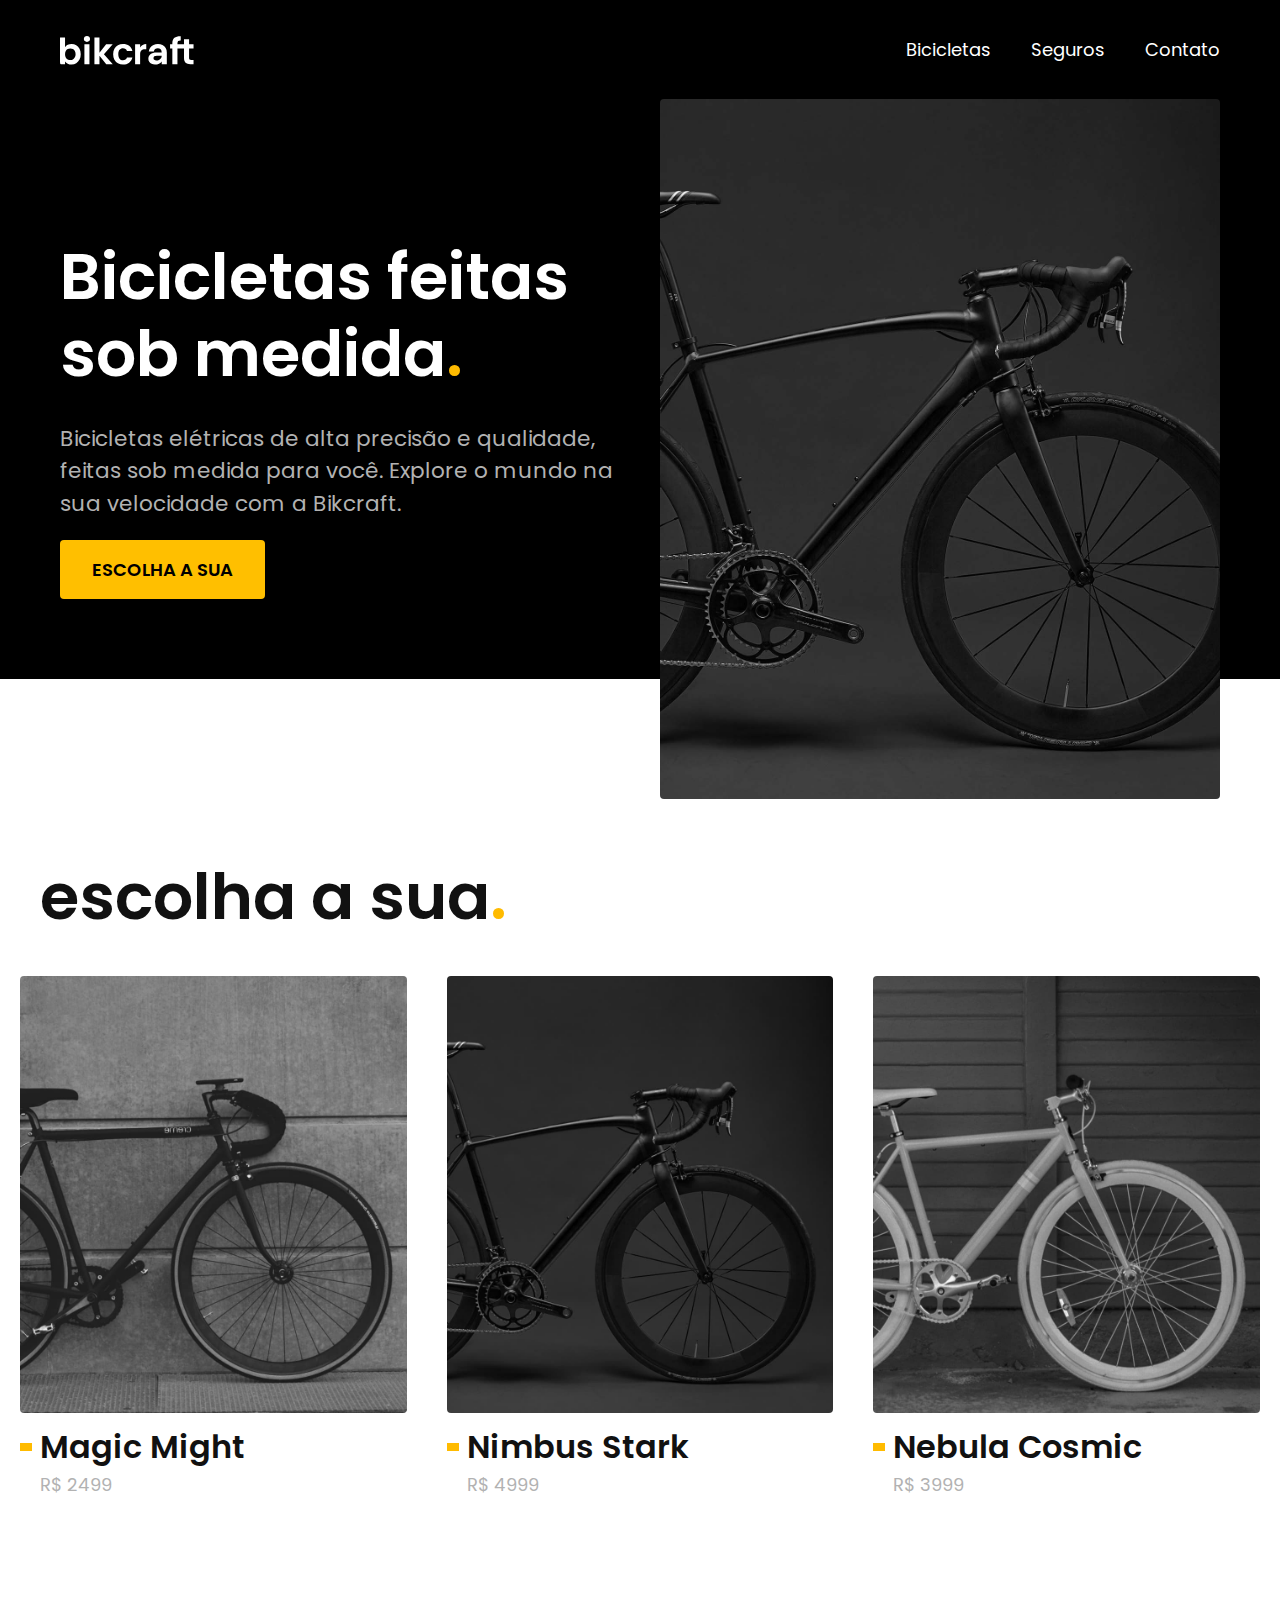
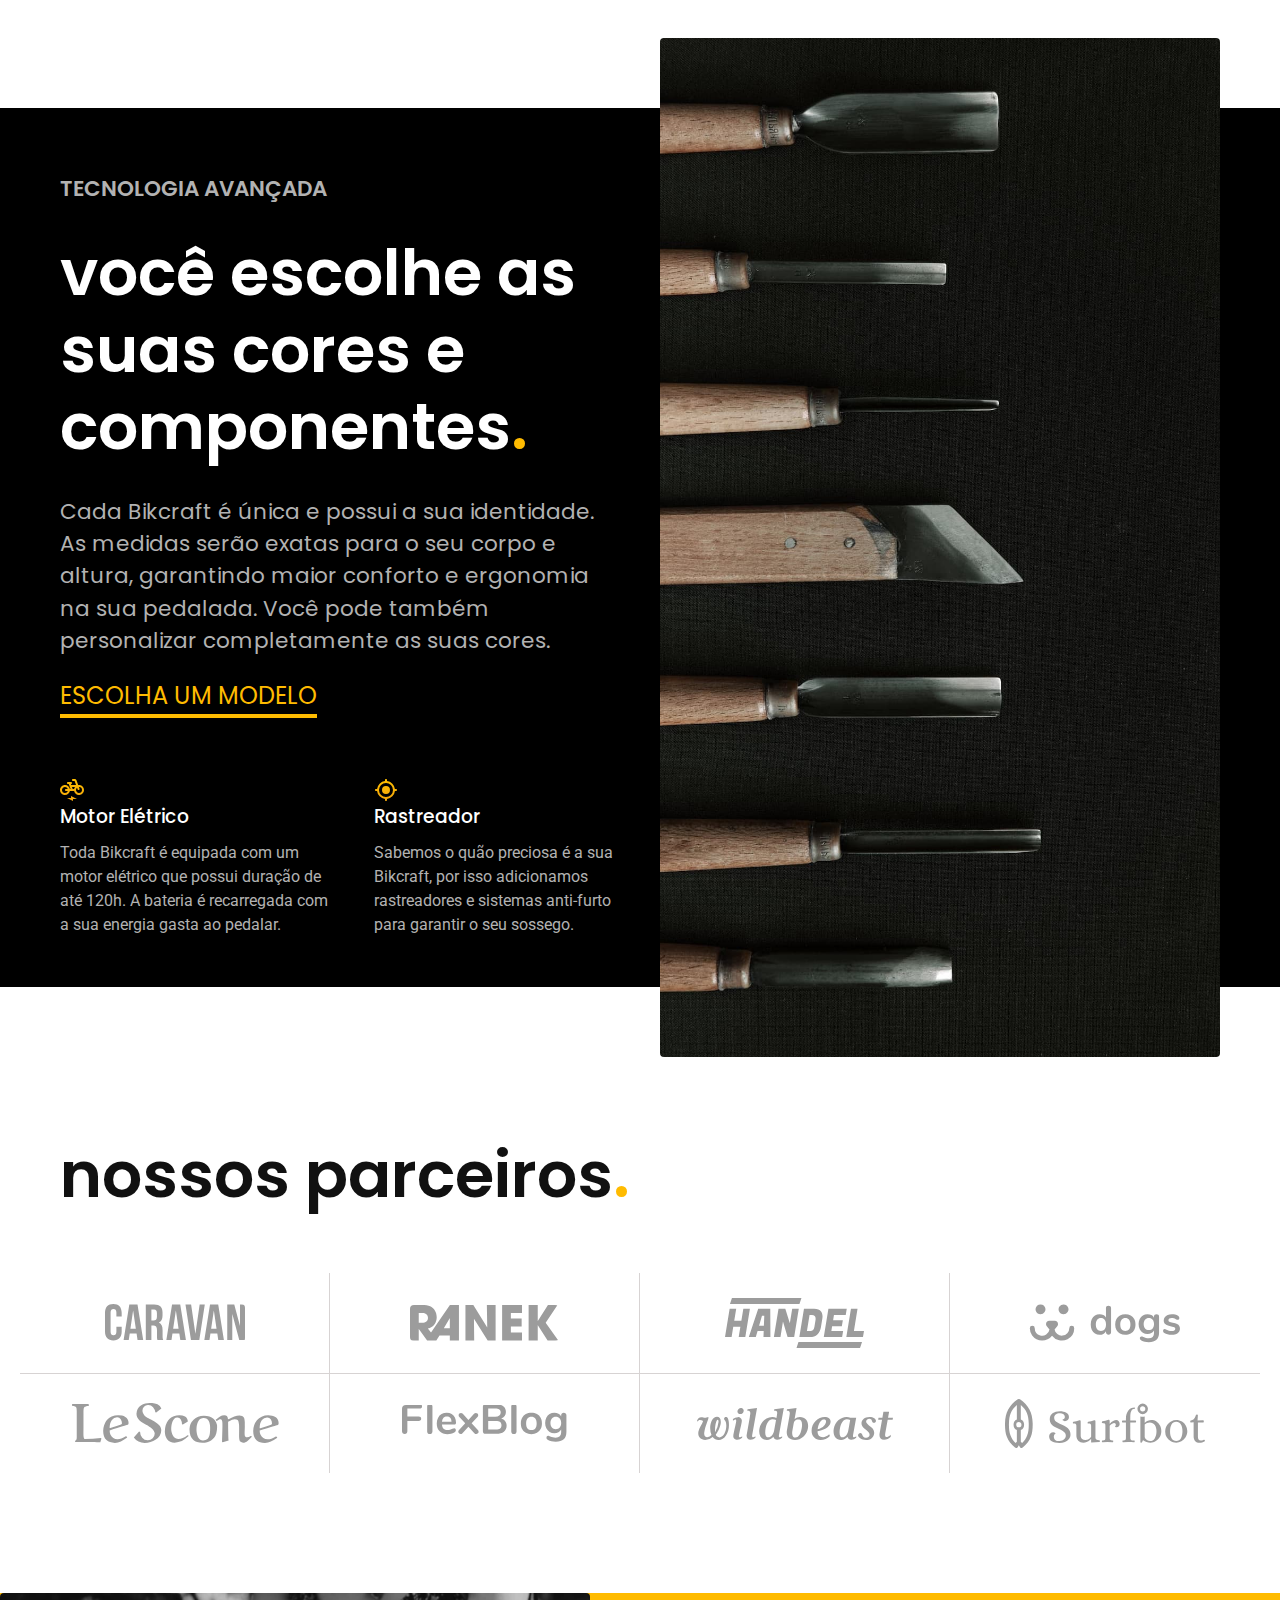
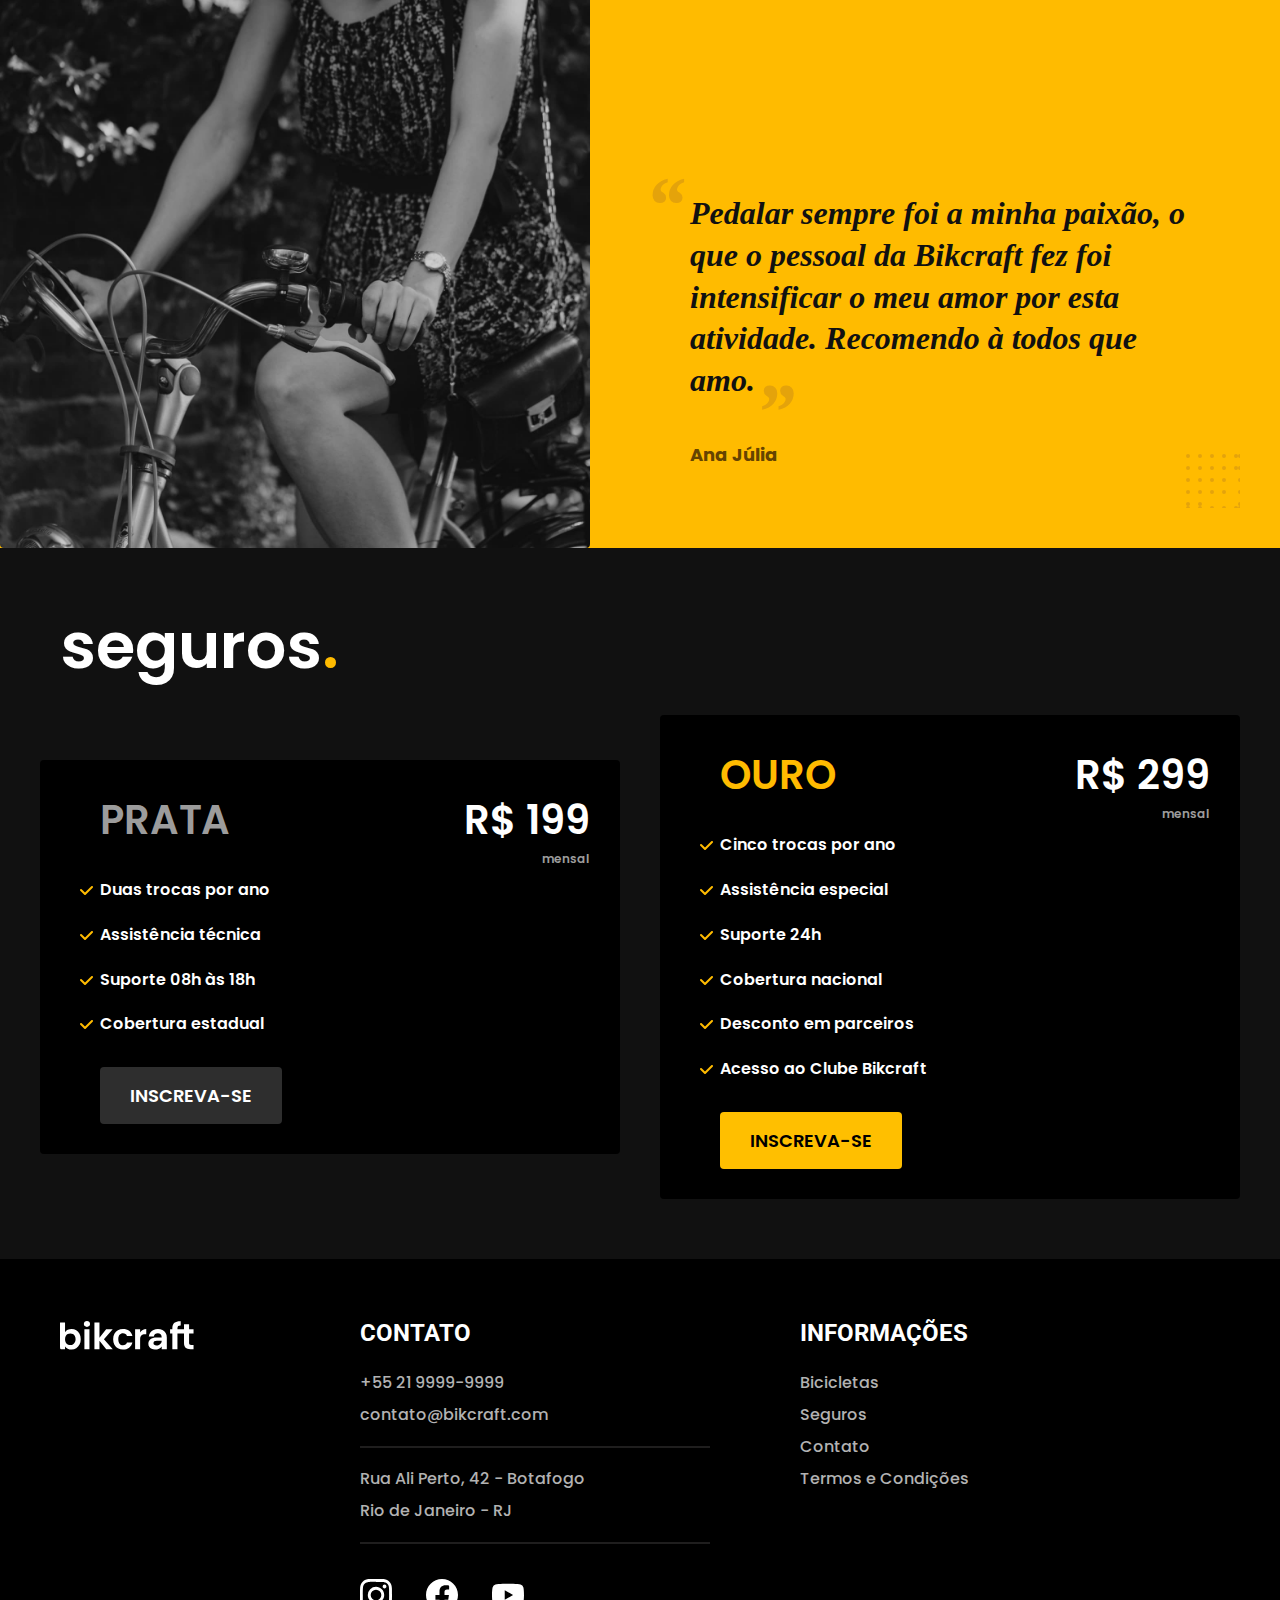
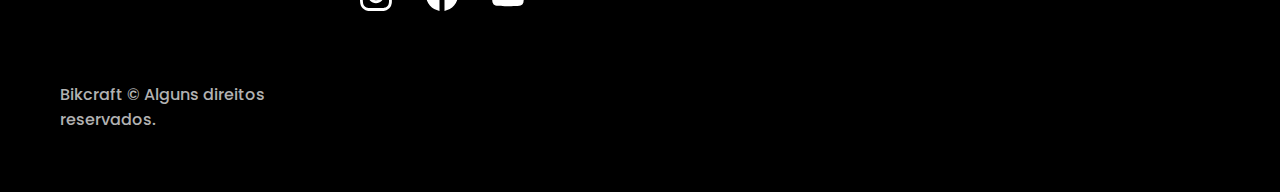
<file: index.html>
<!DOCTYPE html>
<html lang="pt-br">

<head>
    <meta charset="UTF-8">
    <meta name="viewport" content="width=device-width, initial-scale=1.0">
    <meta name=”description” content="Bicicletas elétricas de alta precisão e qualidade, feitas sob medida para você. Explore o mundo na sua velocidade com a Bikcraft.">
    <title>Projeto Final</title>
    <link rel="stylesheet" href="/css/style.css">
    <link rel="preconnect" href="https://fonts.googleapis.com">
    <link rel="preconnect" href="https://fonts.gstatic.com" crossorigin>
    <link href="https://fonts.googleapis.com/css2?family=Poppins:wght@300;400;500;600;700;800&family=Roboto:ital,wght@0,100;0,300;0,400;0,500;1,100;1,300;1,500;1,700&display=swap" rel="stylesheet">
</head>

<body>
    <header class="header-bg">
        <div class="header container">
            <a href="./">
                <img src="/img/bikcraft.svg" alt="Bikcraft">
            </a>
            <nav class="primaria" aria-label="primaria">
                <ul class="header-menu">
                    <li><a href="/bicicletas.html">Bicicletas</a></li>
                    <li><a href="/seguros.html">Seguros</a></li>
                    <li><a href="/contato.html">Contato</a></li>
                </ul>
            </nav>
        </div>
    </header>
    <main>
        <section class="introducao-bg">
            <div class="grid-principal container">
                <div class="introducao-conteudo">
                    <h1>Bicicletas feitas sob medida<span class="amarelo">.</span></h1>
                    <p class="texto-medio">Bicicletas elétricas de alta precisão e qualidade, feitas sob medida para você. Explore o mundo na sua velocidade com a Bikcraft.</p>
                    <a class="botao" href="/">Escolha a sua</a>
                </div>
                <div class="introducao-img">
                    <img src="/img/fotos/introducao.jpg" alt="Bicicleta Preta">
                </div>                    
            </div> 
        </section>
        <section class="bicicletas-lista">
            <div class="container">
                <h2>escolha a sua<span class="amarelo">.</span></h2>
            </div>
            <ul class="bicicletas-lista-itens">
                <li class="escolha">
                    <a href="/">
                        <img src="/img/bicicletas/magic-home.jpg" alt="Bicicleta Magic">
                        <h3>Magic Might</h3>
                        <span>R$ 2499</span>
                    </a>
                </li>
                <li class="escolha">
                    <a href="/">
                        <img src="/img/bicicletas/nimbus-home.jpg" alt="Bicicleta Nimbus">
                        <h3>Nimbus Stark</h3>
                        <span>R$ 4999</span>
                    </a>
                </li>
                <li class="escolha">
                    <a href="/">
                        <img src="/img/bicicletas/nebula-home.jpg" alt="Bicicleta Nebula">
                        <h3>Nebula Cosmic</h3>
                        <span>R$ 3999</span>
                    </a>
                </li>
            </ul>
        </section>
        <section class="tecnologia">
            <div class="grid-principal container">
                <div class="grid-principal-col1">
                    <span class="texto-medio">Tecnologia Avançada</span>
                    <h2>você escolhe as suas cores e componentes<span class="amarelo">.</span></h2>
                    <p class="texto-medio">Cada Bikcraft é única e possui a sua identidade. As medidas serão exatas para o seu corpo e altura, garantindo maior conforto e ergonomia na sua pedalada. Você pode também personalizar completamente as suas cores.</p>
                    <a href="/">Escolha um modelo</a>
                    <div class="detalhes">
                        <div class="detalhe-motor">
                            <img src="/img/icones/eletrica.svg" alt="Icone Motor">
                            <h3>Motor Elétrico</h3>
                            <p>Toda Bikcraft é equipada com um motor elétrico que possui duração de até 120h. A bateria é recarregada com a sua energia gasta ao pedalar.</p>
                        </div>
                        <div class="detalhe-rastreador">
                            <img src="/img/icones/rastreador.svg" alt="Icone Rastreador">
                            <h3>Rastreador</h3>
                            <p>Sabemos o quão preciosa é a sua Bikcraft, por isso adicionamos rastreadores e sistemas anti-furto para garantir o seu sossego.</p>
                        </div>
                    </div>
                </div>
                <div class="grid-principal-col2">
                    <img src="/img/fotos/tecnologia.jpg" alt="Foto Detalhes Bicicleta">
                </div>  
            </div>
        </section>
        <section class="home-parceiros">
            <div class="container">
                <h2>nossos parceiros<span class="amarelo">.</span></h2>
            </div>
            <div class="grid-parceiros">
                <div class="borda-superior">
                    <img src="/img/parceiros/caravan.svg" alt="Logotipo caravan">
                </div>
                <div class="borda-superior">
                    <img src="/img/parceiros/ranek.svg" alt="Logotipo ranek">
                </div>
                <div class="borda-superior">
                    <img src="/img/parceiros/handel.svg" alt="Logotipo handel">
                </div>
                <div class="borda-superior">
                    <img src="/img/parceiros/dogs.svg" alt="Logotipo dogs">
                </div>
                <div class="borda-inferior">
                    <img src="/img/parceiros/lescone.svg" alt="Logotipo lescone">
                </div>
                <div class="borda-inferior">
                    <img src="/img/parceiros/flexblog.svg" alt="Logotipo flexblog">
                </div>
                <div class="borda-inferior">
                    <img src="/img/parceiros/wildbeast.svg" alt="Logotipo wildbeast">
                </div>
                <div class="borda-inferior">
                    <img src="/img/parceiros/surfbot.svg" alt="Logotipo surfbot">
                </div>
            </div>

        </section>
        <article class="home-depoimento">
            <div>
                <img src="/img/fotos/depoimento.jpg" alt="Menina na Bicicleta">
            </div>
            <div>
                <blockquote class="depoimento-texto">  
                    <p>Pedalar sempre foi a minha paixão, o que o pessoal da Bikcraft fez foi intensificar o meu amor por esta atividade. Recomendo à todos que amo.</p>
                </blockquote>
                <span class="depoimento-nome">Ana Júlia</span>
            </div>
        </article>

        <section class="home-seguros">
            <div class="container">
                <h2>seguros<span class="amarelo">.</span></h2>
                <div class="seguros-planos">
                    <div class="plano-prata planos">
                        <p class="plano-titulo">Prata</p>
                        <span class="preco">R$ 199<span class="plano-tipo">mensal</span></span>    
                        <ul class="itens-plano">
                            <li>Duas trocas por ano</li>
                            <li>Assistência técnica</li>
                            <li>Suporte 08h às 18h</li>
                            <li>Cobertura estadual</li>
                        </ul>
                        <a class="botao inscreva" href="/">Inscreva-se</a>
                    </div>
                    <div class="plano-ouro planos">
                        <p>Ouro</p>
                        <span class="preco">R$ 299<span class="plano-tipo">mensal</span></span>
                        <ul class="itens-plano">
                            <li>Cinco  trocas por ano</li>
                            <li>Assistência especial</li>
                            <li>Suporte 24h</li>
                            <li>Cobertura nacional</li>
                            <li>Desconto em parceiros</li>
                            <li>Acesso ao Clube Bikcraft</li>
                        </ul>
                        <a class="botao inscreva" href="/">Inscreva-se</a>
                    </div>
                </div>
            </div>
        </section>

        <footer class="footer">
            <div class="wrapper-contato container">
                <img src="/img/bikcraft.svg" alt="Logotipo Bikcraft">
                <div class="contato">
                    <h4>Contato</h4>
                    <ul class="lista lista-contato">
                        <li><a href="tel:+552199999999">+55 21 9999-9999</a></li>
                        <li><a href="mailto:contato@bikcraft.com">contato@bikcraft.com</a></li>
                        <li>Rua Ali Perto, 42 - Botafogo</li>
                        <li>Rio de Janeiro - RJ</li>
                        <li><a href=""><img src="/img/redes/instagram.svg" alt="Instagram"></a>
                            <a href=""><img src="/img/redes/facebook.svg" alt="Facebook"></a>
                            <a href=""><img src="/img/redes/youtube.svg" alt="Youtube"></a>
                        </li>
                    </ul>
                </div>
                <div class="informacoes">
                    <h4>Informações</h4>
                    <nav>
                        <ul class="lista lista-informacoes">
                            <li><a href="/">Bicicletas</a></li>
                            <li><a href="/">Seguros</a></li>
                            <li><a href="/">Contato</a></li>
                            <li><a href="/">Termos e Condições</a></li>
                        </ul>
                    </nav>
                </div>
                <p>Bikcraft © Alguns direitos reservados.</p>
            </div>
        </footer>
    </main>

</body>

</html>
</file>
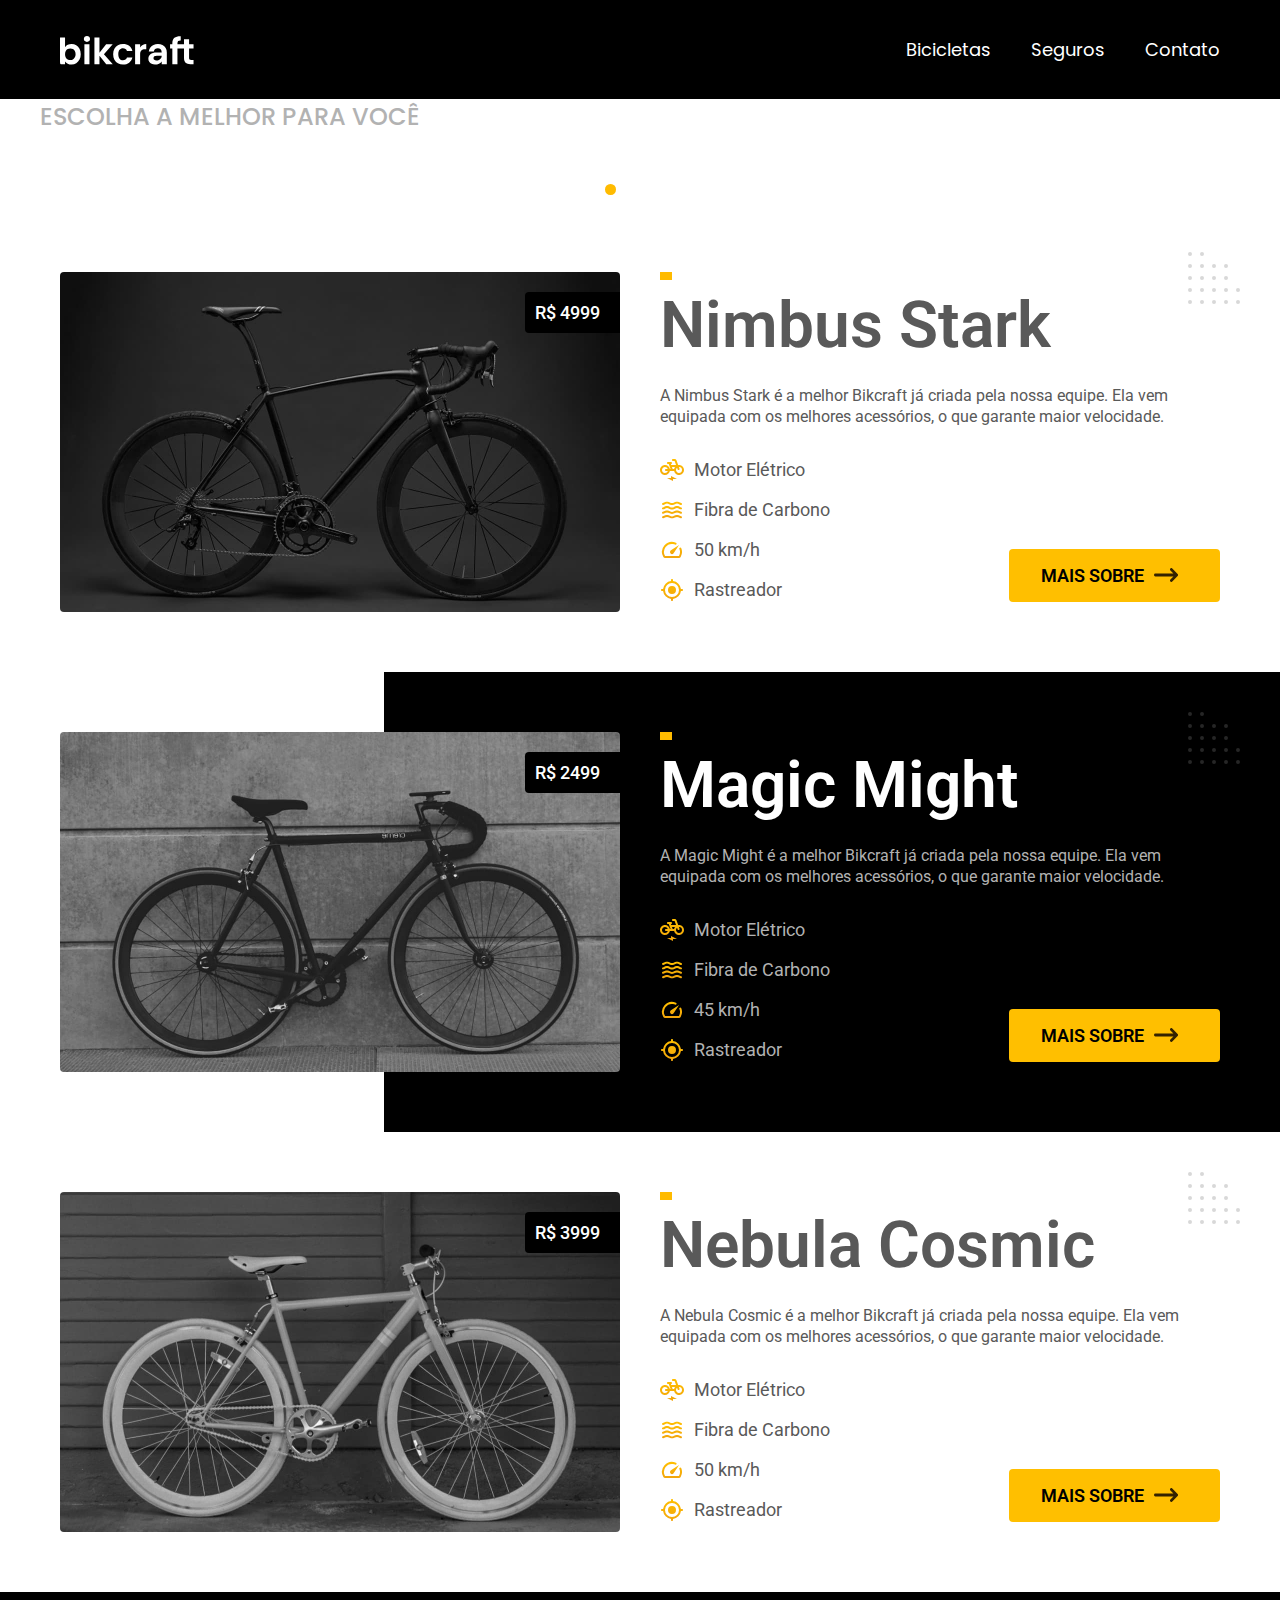
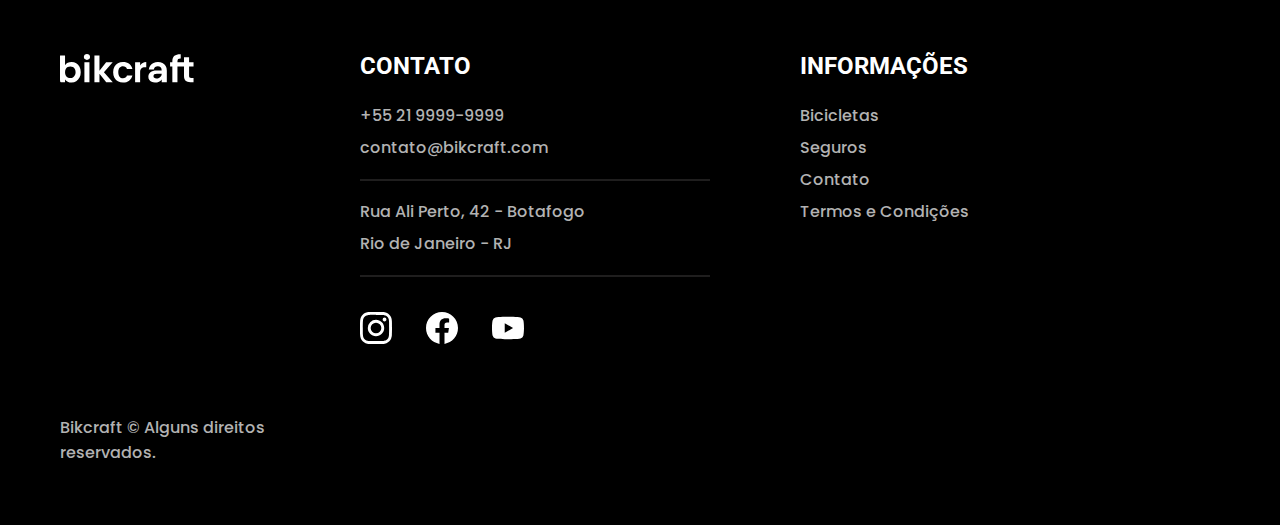
<file: bicicletas.html>
<!DOCTYPE html>
<html lang="pt-br">

<head>
    <meta charset="UTF-8">
    <meta name="viewport" content="width=device-width, initial-scale=1.0">
    <meta name="description" content="Conheça nossas bicicletas.">
    <title>Bicicletas | Bikcraft</title>
    <link rel="stylesheet" href="css/style.css">
    <link rel="preconnect" href="https://fonts.googleapis.com">
    <link rel="preconnect" href="https://fonts.gstatic.com" crossorigin>
    <link href="https://fonts.googleapis.com/css2?family=Poppins:wght@300;400;500;600;700;800&family=Roboto:ital,wght@0,100;0,300;0,400;0,500;1,100;1,300;1,500;1,700&display=swap" rel="stylesheet">
</head>

<body>
    <header class="header-bg">
        <div class="header container">
            <a href="./">
                <img src="img/bikcraft.svg" alt="Bikcraft">
            </a>
            <nav class="primaria" aria-label="primaria">
                <ul class="header-menu">
                    <li><a href="bicicletas.html">Bicicletas</a></li>
                    <li><a href="seguros.html">Seguros</a></li>
                    <li><a href="contato.html">Contato</a></li>
                </ul>
            </nav>
        </div>
    </header>

    <main>
        <div class="titulo-bg">
            <div class="titulo-interna container">
                <span class="texto-medio">escolha a melhor para você</span>
                <h1>nossas bicicletas<span class="amarelo">.</span></h1>
            </div>
        </div>
        <div class="bicicletas-wrapper">
            <div class="bicicletas container bg-branco">
                <div class="bicicleta-img">
                    <img src="img/bicicletas/nimbus.jpg" alt="Bicicleta Preta">
                    <span>R$ 4999</span>
                </div>
                <div class="bicicletas-conteudo">
                    <h2>Nimbus Stark</h2>
                    <p>A Nimbus Stark é a melhor Bikcraft já criada pela nossa equipe. Ela vem equipada com os melhores acessórios, o que garante maior velocidade.</p>
                    <ul>
                        <li><img src="img/icones/eletrica.svg" alt="">Motor Elétrico</li>
                        <li><img src="img/icones/carbono.svg" alt="">Fibra de Carbono</li>
                        <li><img src="img/icones/velocidade.svg" alt="">50 km/h</li>
                        <li><img src="img/icones/rastreador.svg" alt="">Rastreador</li>
                    </ul>
                    <a class="botao" href="bicicletas/nimbus.html">Mais Sobre<img src="img/icones/seta.svg" class="seta" alt=""></a>
                </div>
            </div>
            <div class="bicicletas-bg">
                <div class="bicicletas container bg-preto">
                    <div class="bicicleta-img">
                        <img src="img/bicicletas/magic.jpg" alt="Bicicleta Cinza">
                        <span>R$ 2499</span>
                    </div>
                    <div class="bicicletas-conteudo">
                        <h2>Magic Might</h2>
                        <p>A Magic Might é a melhor Bikcraft já criada pela nossa equipe. Ela vem equipada com os melhores acessórios, o que garante maior velocidade.</p>
                        <ul>
                            <li><img src="img/icones/eletrica.svg" alt="">Motor Elétrico</li>
                            <li><img src="img/icones/carbono.svg" alt="">Fibra de Carbono</li>
                            <li><img src="img/icones/velocidade.svg" alt="">45 km/h</li>
                            <li><img src="img/icones/rastreador.svg" alt="">Rastreador</li>
                        </ul>
                        <a class="botao" href="bicicletas/magic.html">Mais Sobre<img src="img/icones/seta.svg" class="seta" alt=""></a>
                    </div>
                </div>
            </div>
            <div class="bicicletas container bg-branco">
                <div class="bicicleta-img">
                    <img src="img/bicicletas/nebula.jpg" alt="Bicicleta Branca">
                    <span>R$ 3999</span>
                </div>
                <div class="bicicletas-conteudo">
                    <h2>Nebula Cosmic</h2>
                    <p>A Nebula Cosmic é a melhor Bikcraft já criada pela nossa equipe. Ela vem equipada com os melhores acessórios, o que garante maior velocidade.</p>
                    <ul>
                        <li><img src="img/icones/eletrica.svg" alt="">Motor Elétrico</li>
                        <li><img src="img/icones/carbono.svg" alt="">Fibra de Carbono</li>
                        <li><img src="img/icones/velocidade.svg" alt="">50 km/h</li>
                        <li><img src="img/icones/rastreador.svg" alt="">Rastreador</li>
                    </ul>
                    <a class="botao" href="bicicletas/nebula.html">Mais Sobre<img src="img/icones/seta.svg" class="seta" alt=""></a>
                </div>
            </div>
        </div>
    </main>

    <footer class="footer">
        <div class="wrapper-contato container">
            <img src="img/bikcraft.svg" alt="Logotipo Bikcraft">
            <div class="contato">
                <h4>Contato</h4>
                <ul class="lista lista-contato">
                    <li><a href="tel:+552199999999">+55 21 9999-9999</a></li>
                    <li><a href="mailto:contato@bikcraft.com">contato@bikcraft.com</a></li>
                    <li>Rua Ali Perto, 42 - Botafogo</li>
                    <li>Rio de Janeiro - RJ</li>
                    <li><a href=""><img src="img/redes/instagram.svg" alt="Instagram"></a>
                        <a href=""><img src="img/redes/facebook.svg" alt="Facebook"></a>
                        <a href=""><img src="img/redes/youtube.svg" alt="Youtube"></a>
                    </li>
                </ul>
            </div>
            <div class="informacoes">
                <h4>Informações</h4>
                <nav>
                    <ul class="lista lista-informacoes">
                        <li><a href="bicicletas.html">Bicicletas</a></li>
                        <li><a href="seguros.html">Seguros</a></li>
                        <li><a href="contato.html">Contato</a></li>
                        <li><a href="termos.html">Termos e Condições</a></li>
                    </ul>
                </nav>
            </div>
            <p>Bikcraft © Alguns direitos reservados.</p>
        </div>
    </footer>

</body>
</html>
</file>
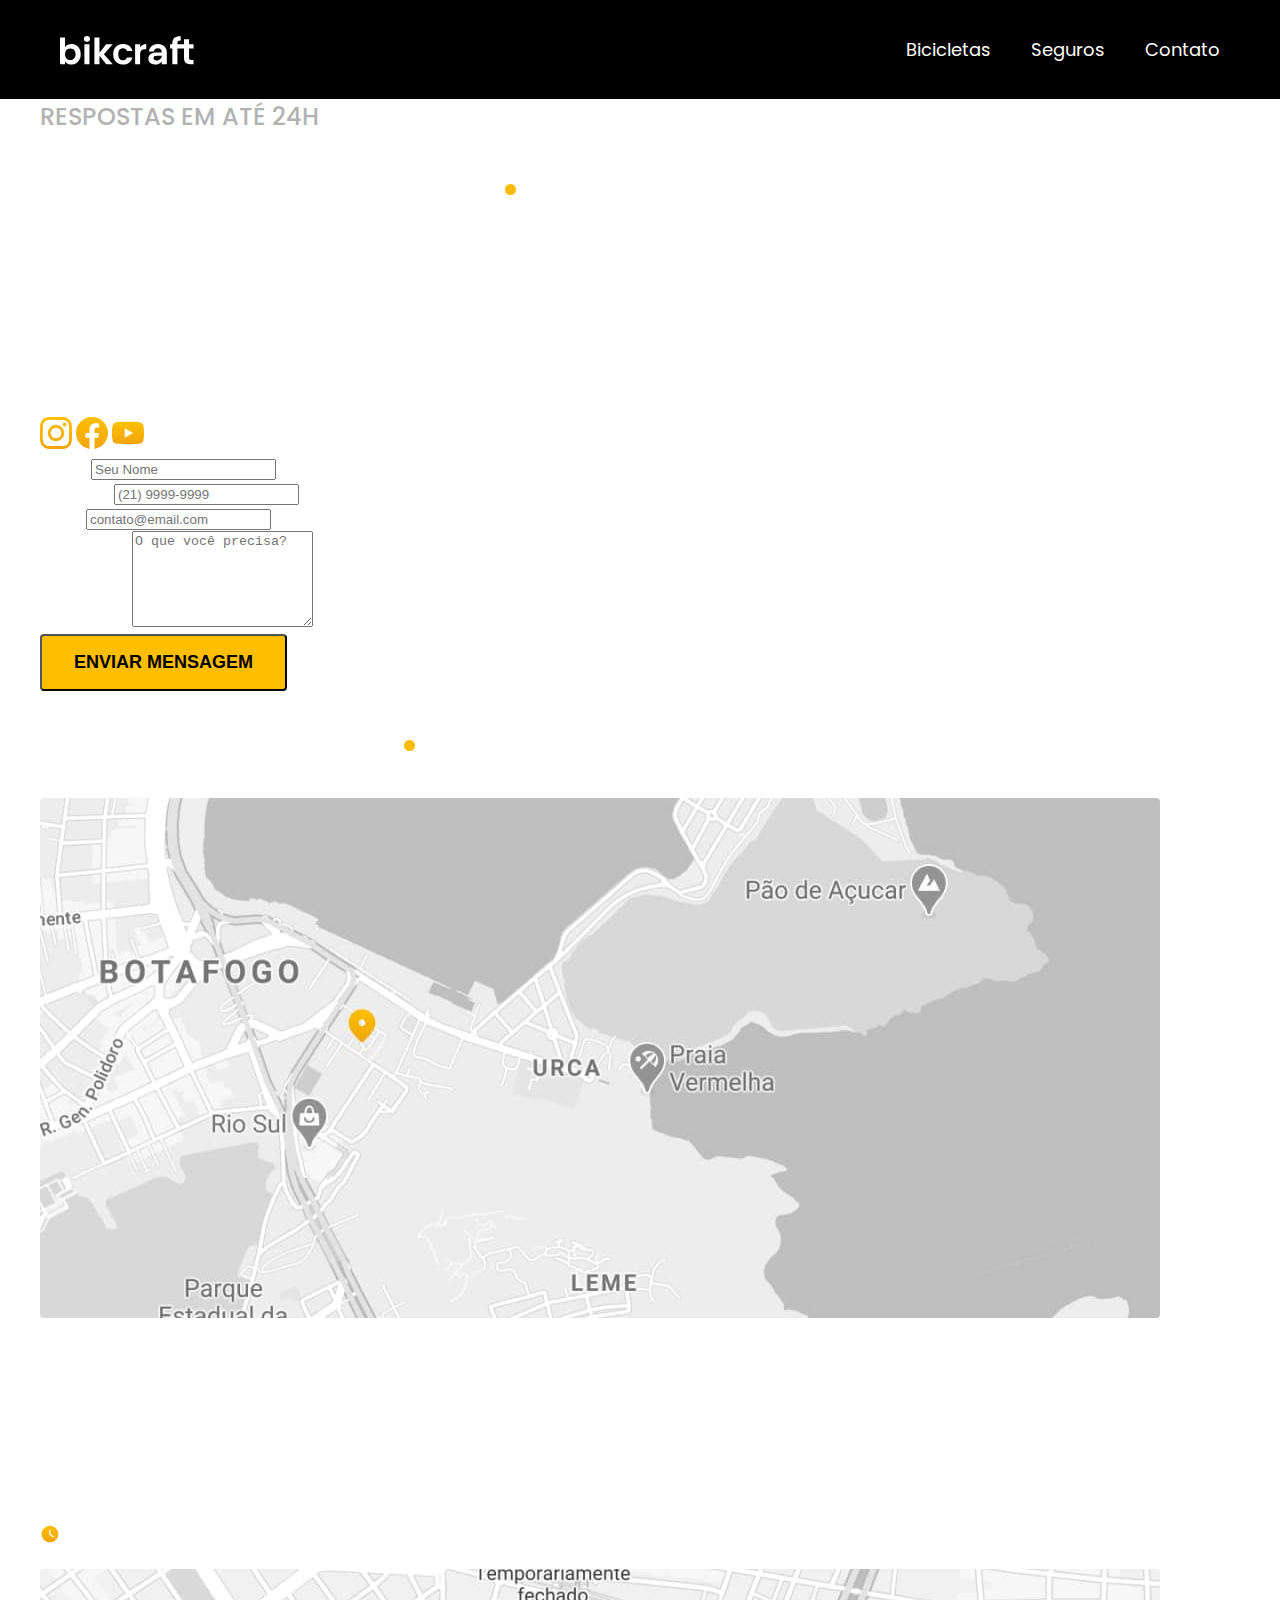
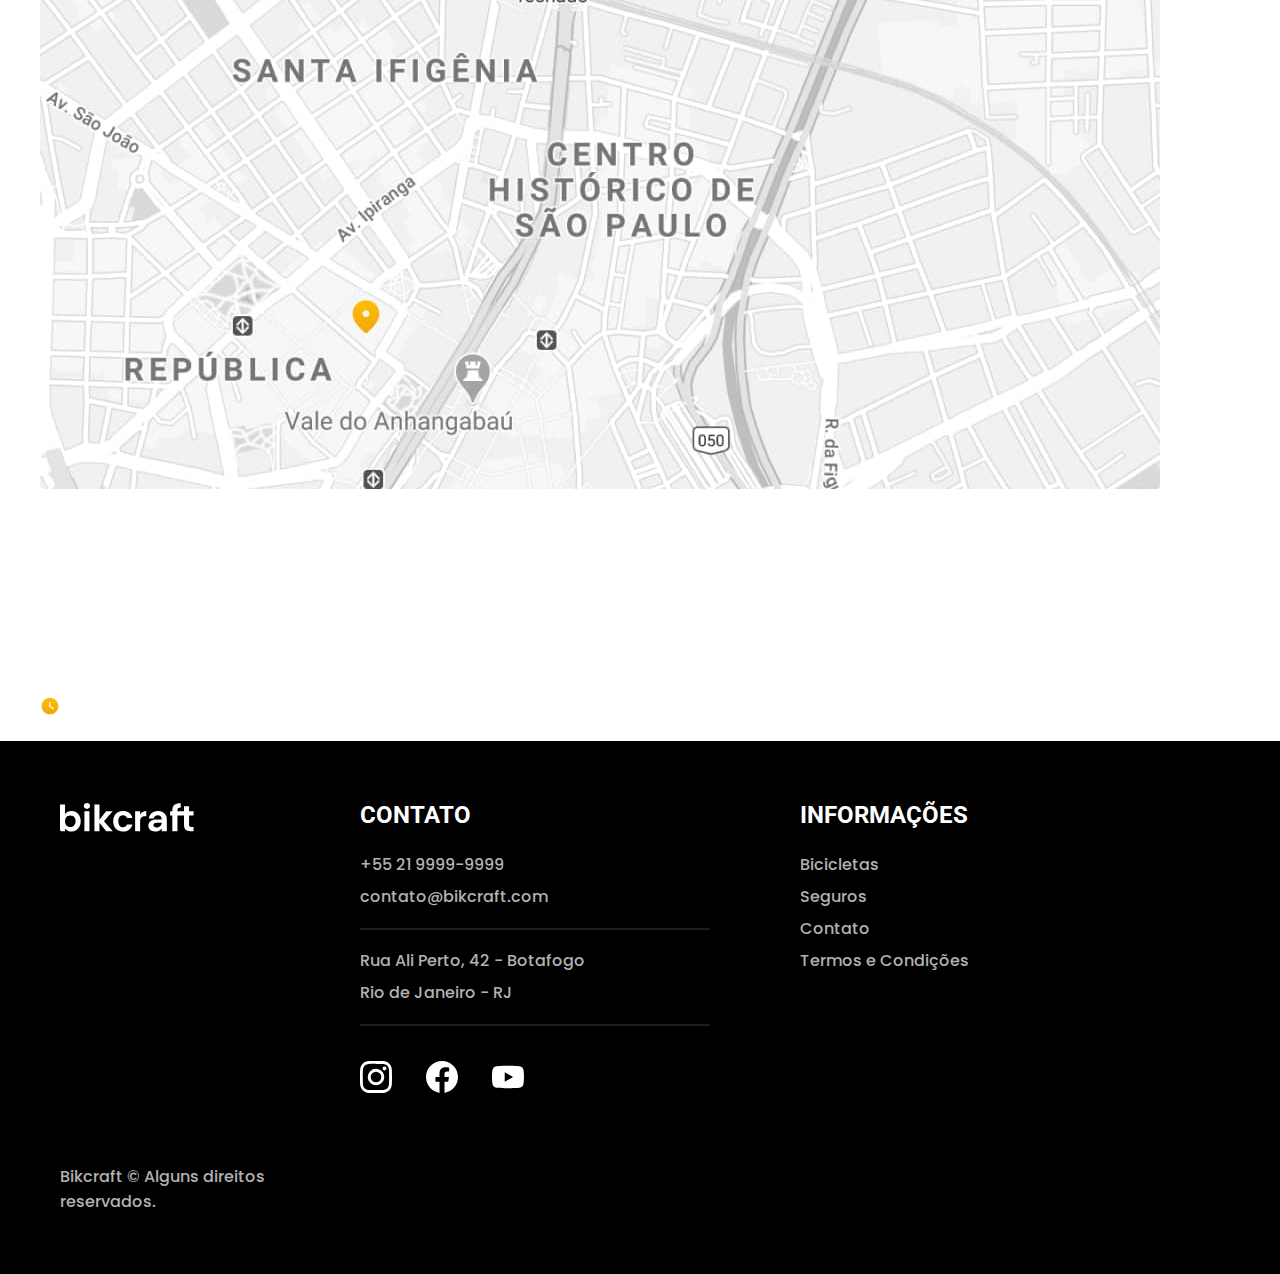
<file: contato.html>
<!DOCTYPE html>
<html lang="pt-br">

<head>
    <meta charset="UTF-8">
    <meta name="viewport" content="width=device-width, initial-scale=1.0">
    <meta name="description" content="Entre em contato conosco!">
    <title>Contato | Bikcraft</title>
    <link rel="stylesheet" href="css/style.css">
    <link rel="preconnect" href="https://fonts.googleapis.com">
    <link rel="preconnect" href="https://fonts.gstatic.com" crossorigin>
    <link href="https://fonts.googleapis.com/css2?family=Poppins:wght@300;400;500;600;700;800&family=Roboto:ital,wght@0,100;0,300;0,400;0,500;1,100;1,300;1,500;1,700&display=swap" rel="stylesheet">
</head>

<body>
    <header class="header-bg">
        <div class="header container">
            <a href="./">
                <img src="img/bikcraft.svg" alt="Bikcraft">
            </a>
            <nav class="primaria" aria-label="primaria">
                <ul class="header-menu">
                    <li><a href="bicicletas.html">Bicicletas</a></li>
                    <li><a href="seguros.html">Seguros</a></li>
                    <li><a href="contato.html">Contato</a></li>
                </ul>
            </nav>
        </div>
    </header>

    <main id="contato">
        <div class="titulo-bg">
            <div class="titulo-interna container">
                <span class="texto-medio">Respostas em até 24h</span>
                <h1>nosso contato<span class="amarelo">.</span></h1>
            </div>
        </div>
        <div class="contato-bg">
            <div class="container contato-wrapper">
                <div class="contato-info">
                    <p>Loja Online</p>
                    <ul>
                        <li class="contato-end">Rua Ali Perto, 35</li>
                        <li>Rio de Janeiro - RJ</li>
                        <li>Brasil - Terra - Vita Láctea</li>
                        <li class="contato-email"><a href="mailto:contato@bikcraft.com">contato@bikcraft.com</a></li>
                        <li><a href="mailto:assistencia@bikcraft.com">assistencia@bikcraft.com</a></li>
                        <li class="contato-tel"><a href="tel:+552199999999">+55 21 9999-9999</a></li>
                        <li class="contato-redes"><a href=""><img src="./img/redes/instagram-p.svg" alt="Instagram"></a>
                            <a href=""><img src="./img/redes/facebook-p.svg" alt="Facebook"></a>
                            <a href=""><img src="./img/redes/youtube-p.svg" alt="Youtube"></a>
                        </li>
                    </ul>
                </div>
                <div class="contato-form">
                    <form class="form" action="/enviar.php" method="post">
                        <div>
                            <label for="nome">Nome</label>
                            <input type="text" id="nome" name="nome" placeholder="Seu Nome">
                        </div>
                        <div>
                            <label for="telefone">Telefone</label>
                            <input type="number" id="telefone" name="telefone" placeholder="(21) 9999-9999">
                        </div>
                        <div class="col-2">
                            <label for="email">Email</label>
                            <input type="email" id="email" name="email" placeholder="contato@email.com">
                        </div>
                        <div class="col-2">
                            <label for="mensagem">Mensagem</label>
                            <textarea name="mensagem" id="mensagem" rows="6" placeholder="O que você precisa?"></textarea>
                        </div>
                        <button class="botao col-2" href="./"  >Enviar Mensagem</button>
                    </form>                   
                </div>
            </div>
        </div>
        <div class="contato-locais-bg">
            <div class="contato-locais container">
                <h1>lojas locais<span class="amarelo">.</span></h1>
                <div class="contato-locais-lojas">
                    <div class="contato-loja">
                        <img src="./img/lojas/rj.jpg" alt="mapa loja no Rio de Janeiro">
                        <div class="loja-conteudo">
                            <h2>Rio de Janeiro</h2>
                            <ul>
                                <li>Rua Ali Perto, 25<br>
                                Rio de Janeiro - RJ</li>
                                <li><a href="mailto:rj@bikcraft.com">rj@bikcraft.com</a><br>
                                <a href="tel:+552199999999">+55 21 9999-9999</a></li>
                            </ul>
                            <div class="horario">
                                <img src="img/icones/horario.svg" alt="">
                                <p>08-18h de seg à dom</p>
                            </div>
                        </div>
                    </div>
                    <div class="contato-loja">
                        <img src="./img/lojas/sp.jpg" alt="mapa loja em São Paulo">
                        <div class="loja-conteudo">
                            <h2>São Paulo</h2>
                            <ul>
                                <li>Rua Ali Perto, 25<br>
                                São Paulo - SP</li>
                                <li><a href="mailto:sp@bikcraft.com">sp@bikcraft.com</a><br>
                                <a href="tel:+551199999999">+55 11 9999-9999</a></li>
                            </ul>
                            <div class="horario">
                                <img src="img/icones/horario.svg" alt="">
                                <p>08-18h de seg à dom</p>
                            </div>
                        </div>
                    </div>
                </div>
            </div>
        </div>
    </main>

    <footer class="footer">
        <div class="wrapper-contato container">
            <img src="img/bikcraft.svg" alt="Logotipo Bikcraft">
            <div class="contato">
                <h4>Contato</h4>
                <ul class="lista lista-contato">
                    <li><a href="tel:+552199999999">+55 21 9999-9999</a></li>
                    <li><a href="mailto:contato@bikcraft.com">contato@bikcraft.com</a></li>
                    <li>Rua Ali Perto, 42 - Botafogo</li>
                    <li>Rio de Janeiro - RJ</li>
                    <li><a href=""><img src="./img/redes/instagram.svg" alt="Instagram"></a>
                        <a href=""><img src="./img/redes/facebook.svg" alt="Facebook"></a>
                        <a href=""><img src="./img/redes/youtube.svg" alt="Youtube"></a>
                    </li>
                </ul>
            </div>
            <div class="informacoes">
                <h4>Informações</h4>
                <nav>
                    <ul class="lista lista-informacoes">
                        <li><a href="bicicletas.html">Bicicletas</a></li>
                        <li><a href="seguros.html">Seguros</a></li>
                        <li><a href="contato.html">Contato</a></li>
                        <li><a href="termos.html">Termos e Condições</a></li>
                    </ul>
                </nav>
            </div>
            <p>Bikcraft © Alguns direitos reservados.</p>
        </div>
    </footer>

</body>
</html>
</file>
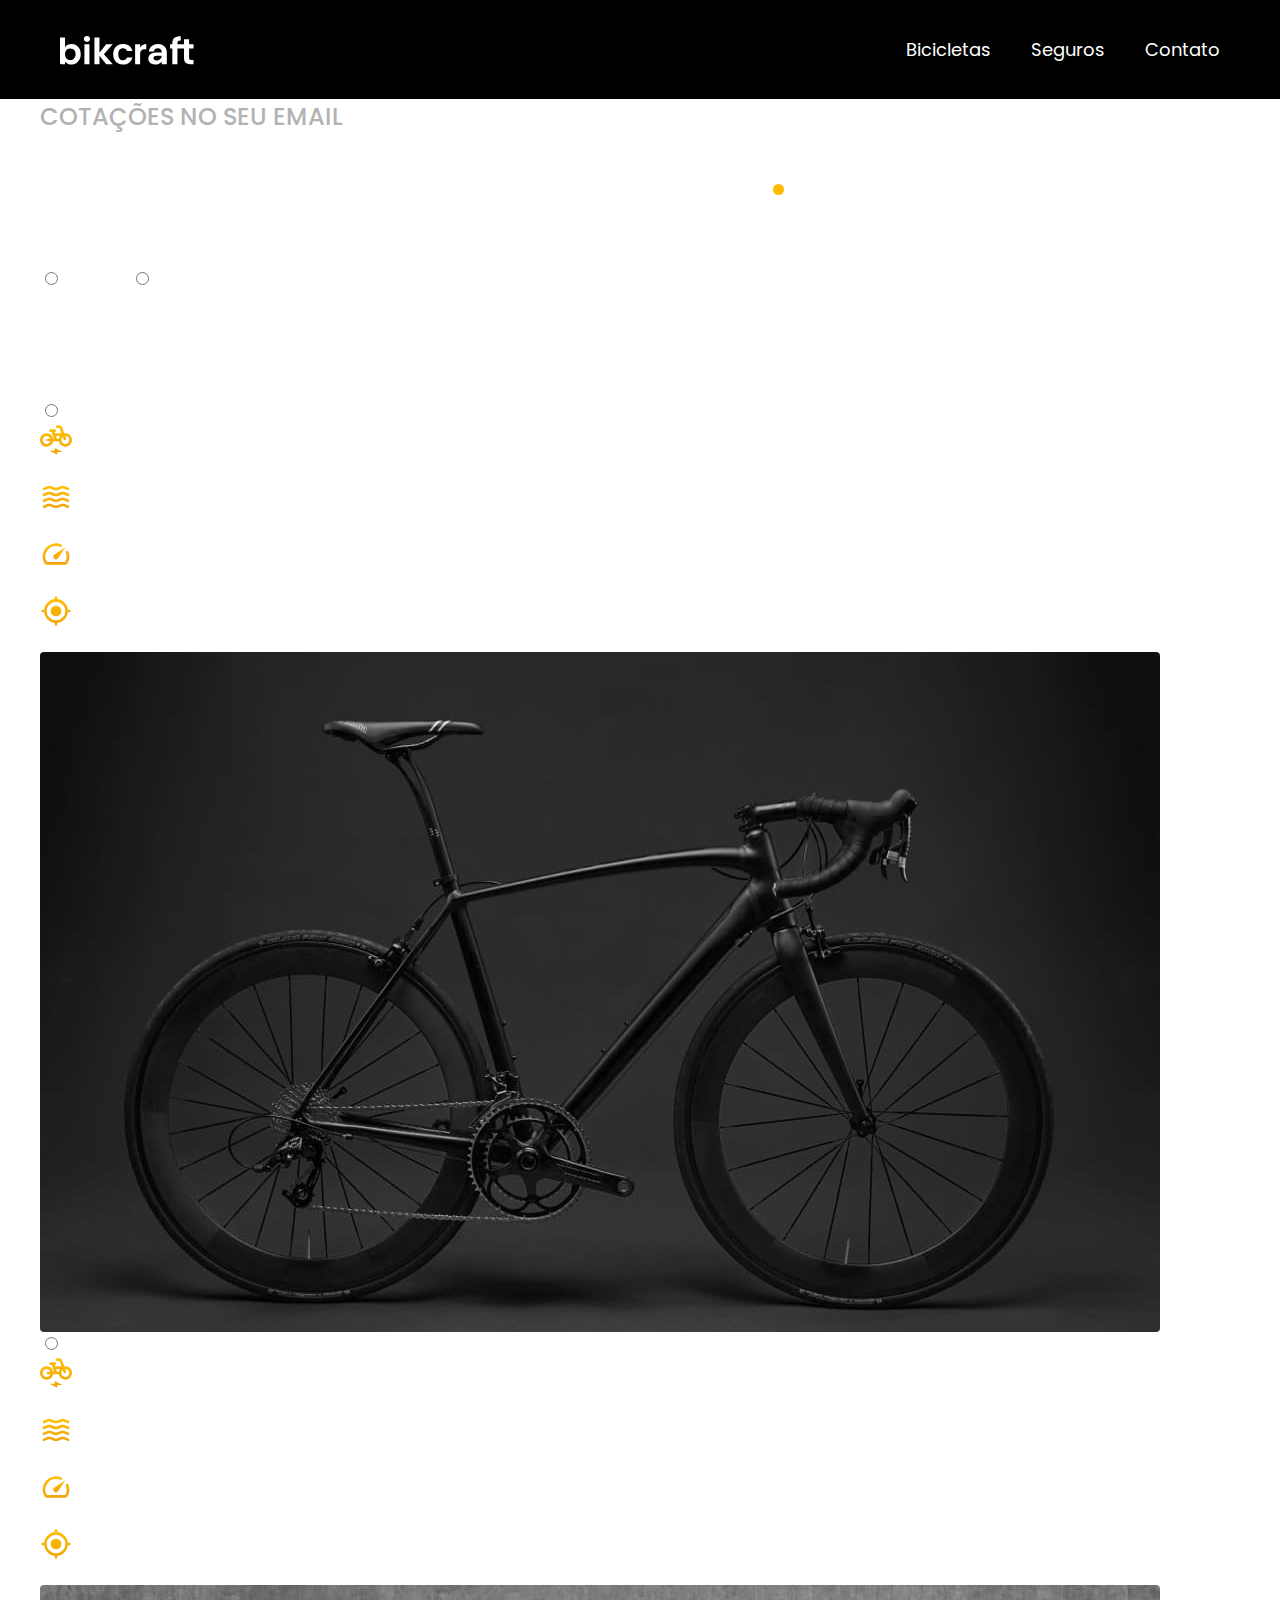
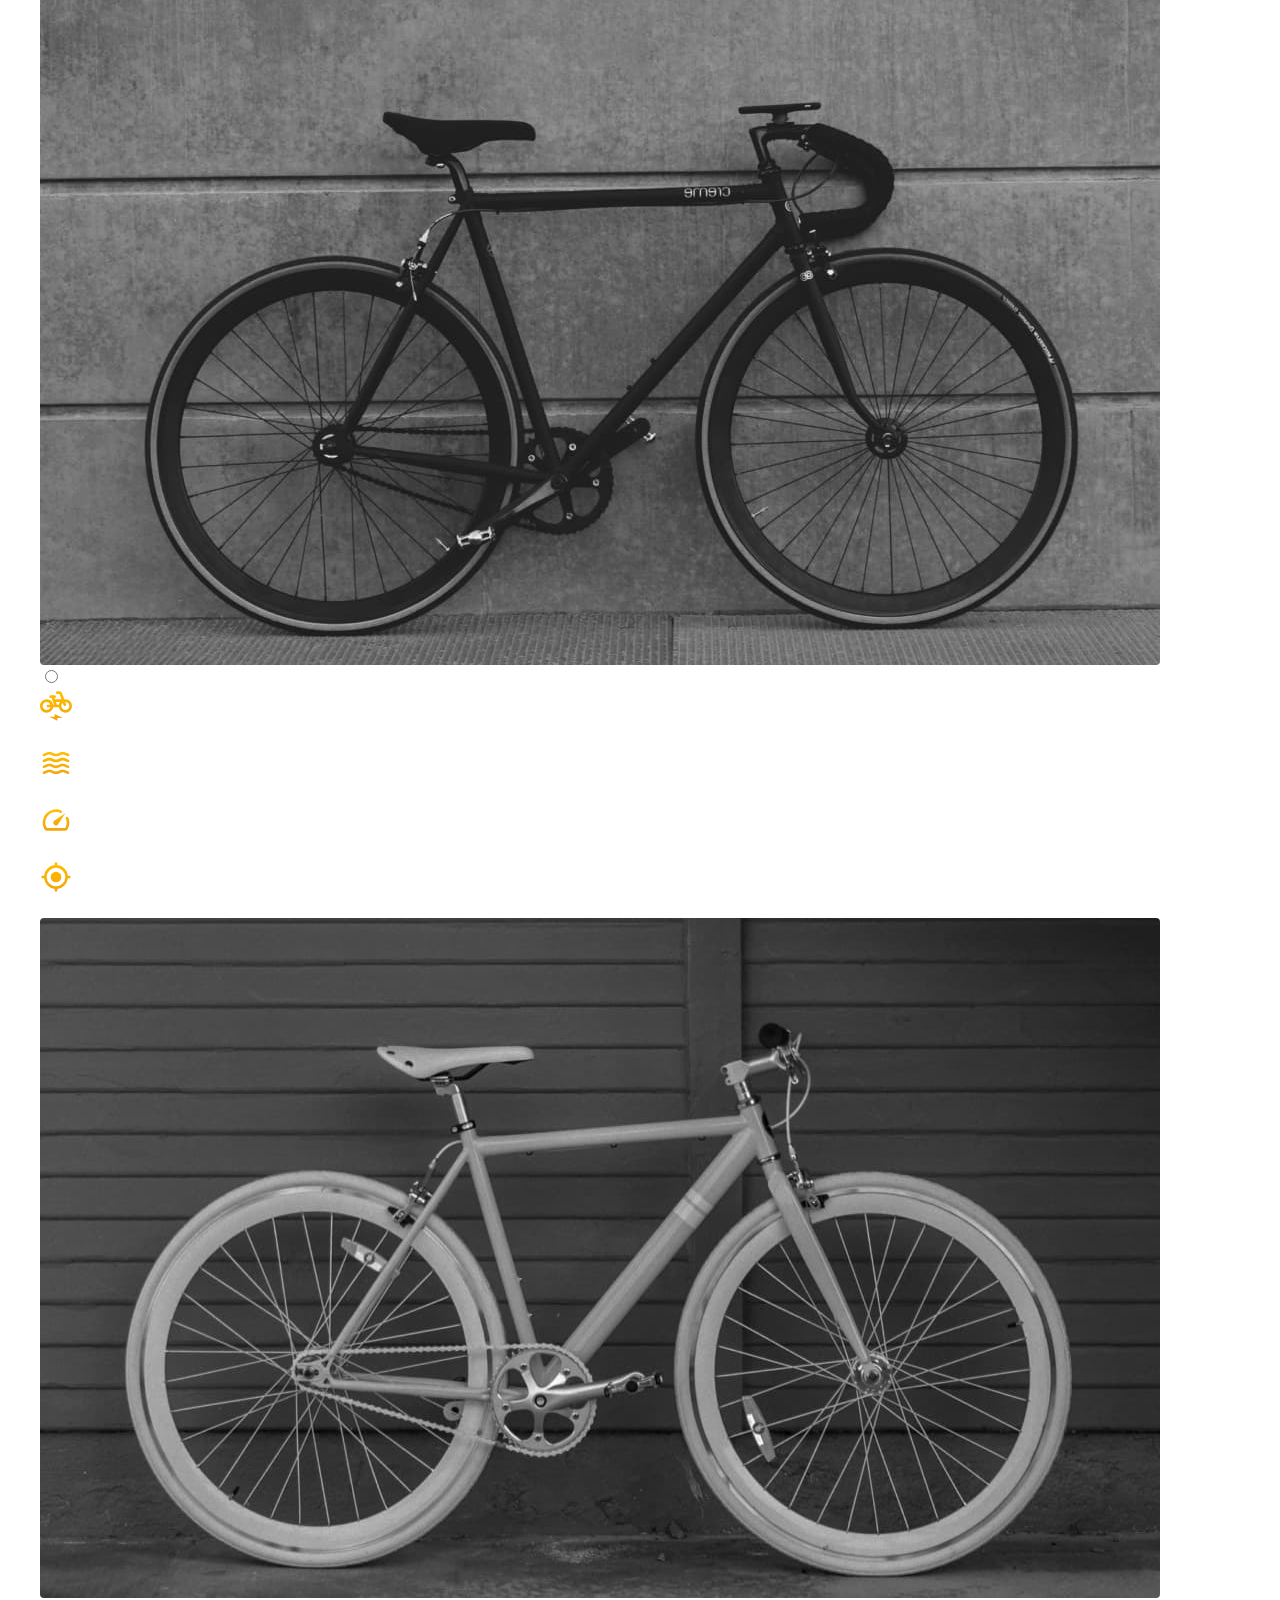
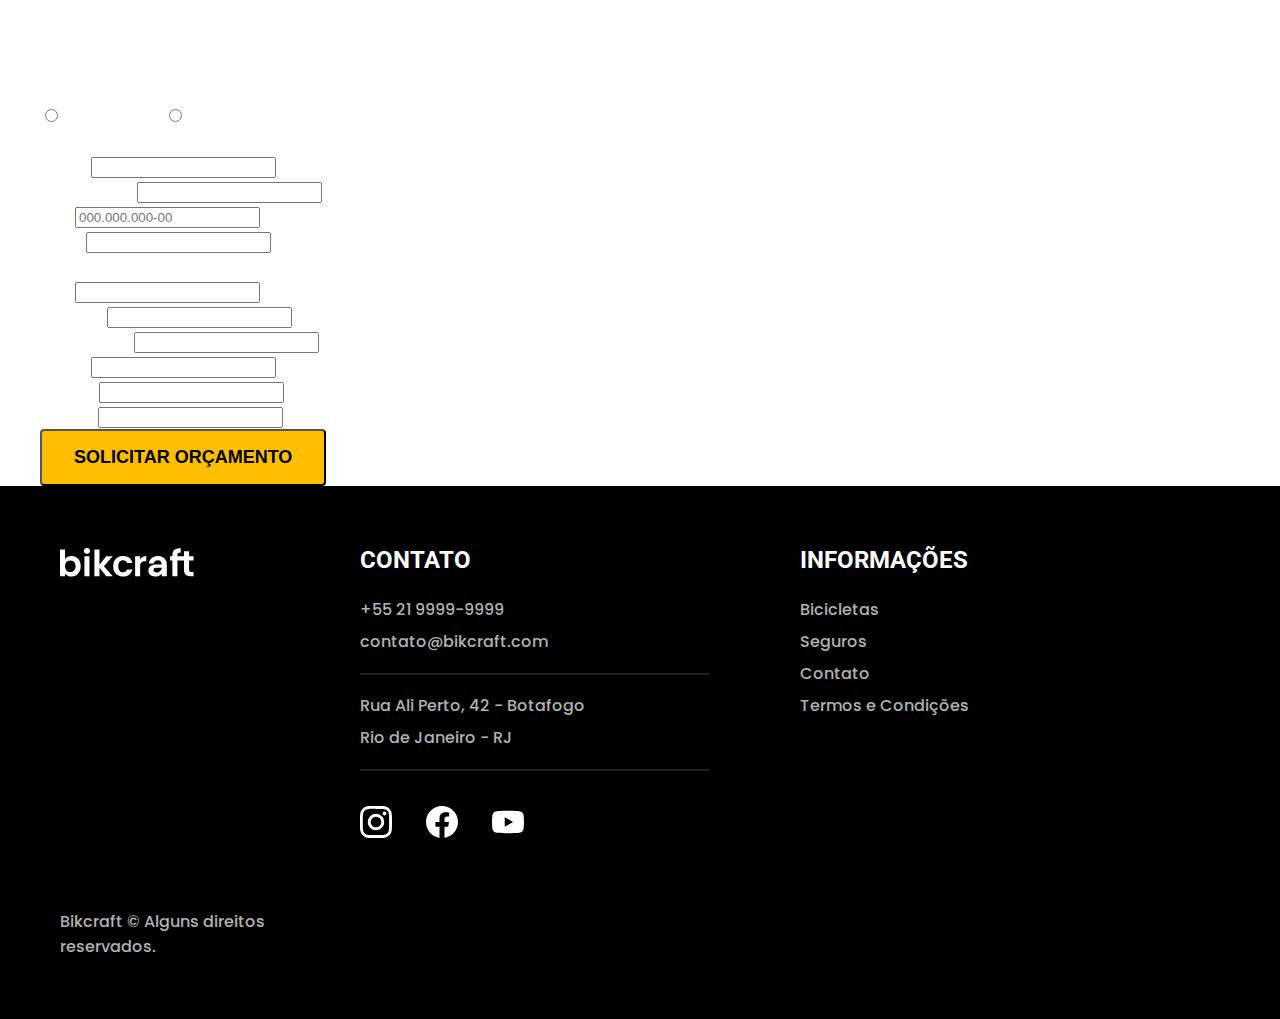
<file: orcamento.html>
<!DOCTYPE html>
<html lang="pt-br">

<head>
    <meta charset="UTF-8">
    <meta name="viewport" content="width=device-width, initial-scale=1.0">
    <meta name="description" content="Faça seu orçamento">
    <title>Orçamento | Bikcraft</title>
    <link rel="stylesheet" href="css/style.css">
    <link rel="preconnect" href="https://fonts.googleapis.com">
    <link rel="preconnect" href="https://fonts.gstatic.com" crossorigin>
    <link href="https://fonts.googleapis.com/css2?family=Poppins:wght@300;400;500;600;700;800&family=Roboto:ital,wght@0,100;0,300;0,400;0,500;1,100;1,300;1,500;1,700&display=swap" rel="stylesheet">
</head>

<body>
    <header class="header-bg">
        <div class="header container">
            <a href="./">
                <img src="img/bikcraft.svg" alt="Bikcraft">
            </a>
            <nav class="primaria" aria-label="primaria">
                <ul class="header-menu">
                    <li><a href="bicicletas.html">Bicicletas</a></li>
                    <li><a href="seguros.html">Seguros</a></li>
                    <li><a href="contato.html">Contato</a></li>
                </ul>
            </nav>
        </div>
    </header>

    <main id="orcamento">
        <div class="titulo-bg">
            <div class="titulo-interna container">
                <span class="texto-medio">Cotações no seu email</span>
                <h1>solicite um orçamento<span class="amarelo">.</span></h1>
            </div>
        </div>
        <div class="orcamento-wrapper container">
            <form class="orcamento-form" action="./">
                <div class="orcamento-escolha">
                    <p>Bikcraft ou seguro?</p>
                    <input type="radio" name="tipo" value="bikcraft" id="bikcraft">
                    <label for="bikcraft">Bikcraft</label>

                    <input type="radio" name="tipo" value="seguro" id="seguro">
                    <label for="seguro">Seguro</label>

                    <div class="orcamento-conteudo" id="orcamento-bikcraft">
                        <h2>Escolha a sua</h2>
                        <input type="radio" name="produto" value="nimbus" id="nimbus">
                        <label for="nimbus">Nimbus Stark <span>R$ 4999</span></label>

                        <div class="mini-bike" id="nimbus-bike">
                            <ul>
                                <li><img src="img/icones/eletrica.svg" alt="">Motor Elétrico</li>
                                <li><img src="img/icones/carbono.svg" alt="">Fibra de Carbono</li>
                                <li><img src="img/icones/velocidade.svg" alt="">50 km/h</li>
                                <li><img src="img/icones/rastreador.svg" alt="">Rastreador</li>
                            </ul>
                            <div>
                                <img src="img/bicicletas/nimbus.jpg" alt="bicicleta preta">
                            </div>
                        </div>
            

                        <input type="radio" name="produto" value="magic" id="magic">
                        <label for="magic">Magic Might <span>R$ 2499</span></label>

                        <div class="mini-bike" id="magic-bike">
                            <ul>
                                <li><img src="img/icones/eletrica.svg" alt="">Motor Elétrico</li>
                                <li><img src="img/icones/carbono.svg" alt="">Fibra de Carbono</li>
                                <li><img src="img/icones/velocidade.svg" alt="">50 km/h</li>
                                <li><img src="img/icones/rastreador.svg" alt="">Rastreador</li>
                            </ul>
                            <div>
                                <img src="img/bicicletas/magic.jpg" alt="bicicleta preta">
                            </div>
                        </div>
                        

                        <input type="radio" name="produto" value="nebula" id="nebula">
                        <label for="nebula">Nebula Cosmic <span>R$ 3999</span></label>

                        <div class="mini-bike" id="nebula-bike">
                            <ul>
                                <li><img src="img/icones/eletrica.svg" alt="">Motor Elétrico</li>
                                <li><img src="img/icones/carbono.svg" alt="">Fibra de Carbono</li>
                                <li><img src="img/icones/velocidade.svg" alt="">50 km/h</li>
                                <li><img src="img/icones/rastreador.svg" alt="">Rastreador</li>
                            </ul>
                            <div>
                                <img src="img/bicicletas/nebula.jpg" alt="bicicleta preta">
                            </div>
                        </div>
                        
                    </div>

                    <div class="orcamento-conteudo" id="orcamento-seguro">
                        <h2>Escolha o plano</h2>
                        <input type="radio" name="produto" value="prata" id="prata">
                        <label for="prata">Prata <span>R$ 199</span></label>

                        <input type="radio" name="produto" value="ouro" id="ouro">
                        <label for="ouro">Ouro <span>R$ 299</span></label>
                    </div>

                  
                </div>
                
                <div class="orcamento-cadastro form">
                    <p class="col-2">Dados pessoais</p>
                    <div>
                        <label for="nome">Nome</label>
                        <input type="text" id="nome" name="nome">
                    </div>
                    <div>
                        <label for="sobrenome">Sobrenome</label>
                        <input type="text" id="sobrenome" name="sobrenome">
                    </div>
                    <div class="col-2">
                        <label for="cpf">CPF</label>
                        <input type="text" id="cpf" name="cpf" placeholder="000.000.000-00">
                    </div>
                    <div class="col-2">
                        <label for="email">Email</label>
                        <input type="email" id="email" name="email">
                    </div>
                    <p class="col-2">Entrega</p>
                    <div>
                        <label for="cep">CEP</label>
                        <input type="number" id="cep" name="cep">
                    </div>
                    <div>
                        <label for="numero">Número</label>
                        <input type="number" id="numero" name="numero">
                    </div>
                    <div>
                        <label for="endereco">Logradouro</label>
                        <input type="text" id="endereco" name="endereco">
                    </div>
                    <div>
                        <label for="bairro">Bairro</label>
                        <input type="text" id="bairro" name="bairro">
                    </div>
                    <div>
                        <label for="cidade">Cidade</label>
                        <input type="text" id="cidade" name="cidade">
                    </div>
                    <div>
                        <label for="estado">Estado</label>
                        <input type="text" id="estado" name="estado">
                    </div>
                    
                    <button class="botao col-2" href="./">Solicitar orçamento</button>
                </div>             
            </form>
        </div>



    </main>

    <footer class="footer">
        <div class="wrapper-contato container">
            <img src="img/bikcraft.svg" alt="Logotipo Bikcraft">
            <div class="contato">
                <h4>Contato</h4>
                <ul class="lista lista-contato">
                    <li><a href="tel:+552199999999">+55 21 9999-9999</a></li>
                    <li><a href="mailto:contato@bikcraft.com">contato@bikcraft.com</a></li>
                    <li>Rua Ali Perto, 42 - Botafogo</li>
                    <li>Rio de Janeiro - RJ</li>
                    <li><a href=""><img src="./img/redes/instagram.svg" alt="Instagram"></a>
                        <a href=""><img src="./img/redes/facebook.svg" alt="Facebook"></a>
                        <a href=""><img src="./img/redes/youtube.svg" alt="Youtube"></a>
                    </li>
                </ul>
            </div>
            <div class="informacoes">
                <h4>Informações</h4>
                <nav>
                    <ul class="lista lista-informacoes">
                        <li><a href="bicicletas.html">Bicicletas</a></li>
                        <li><a href="seguros.html">Seguros</a></li>
                        <li><a href="contato.html">Contato</a></li>
                        <li><a href="termos.html">Termos e Condições</a></li>
                    </ul>
                </nav>
            </div>
            <p>Bikcraft © Alguns direitos reservados.</p>
        </div>
    </footer>

</body>
</html>
</file>
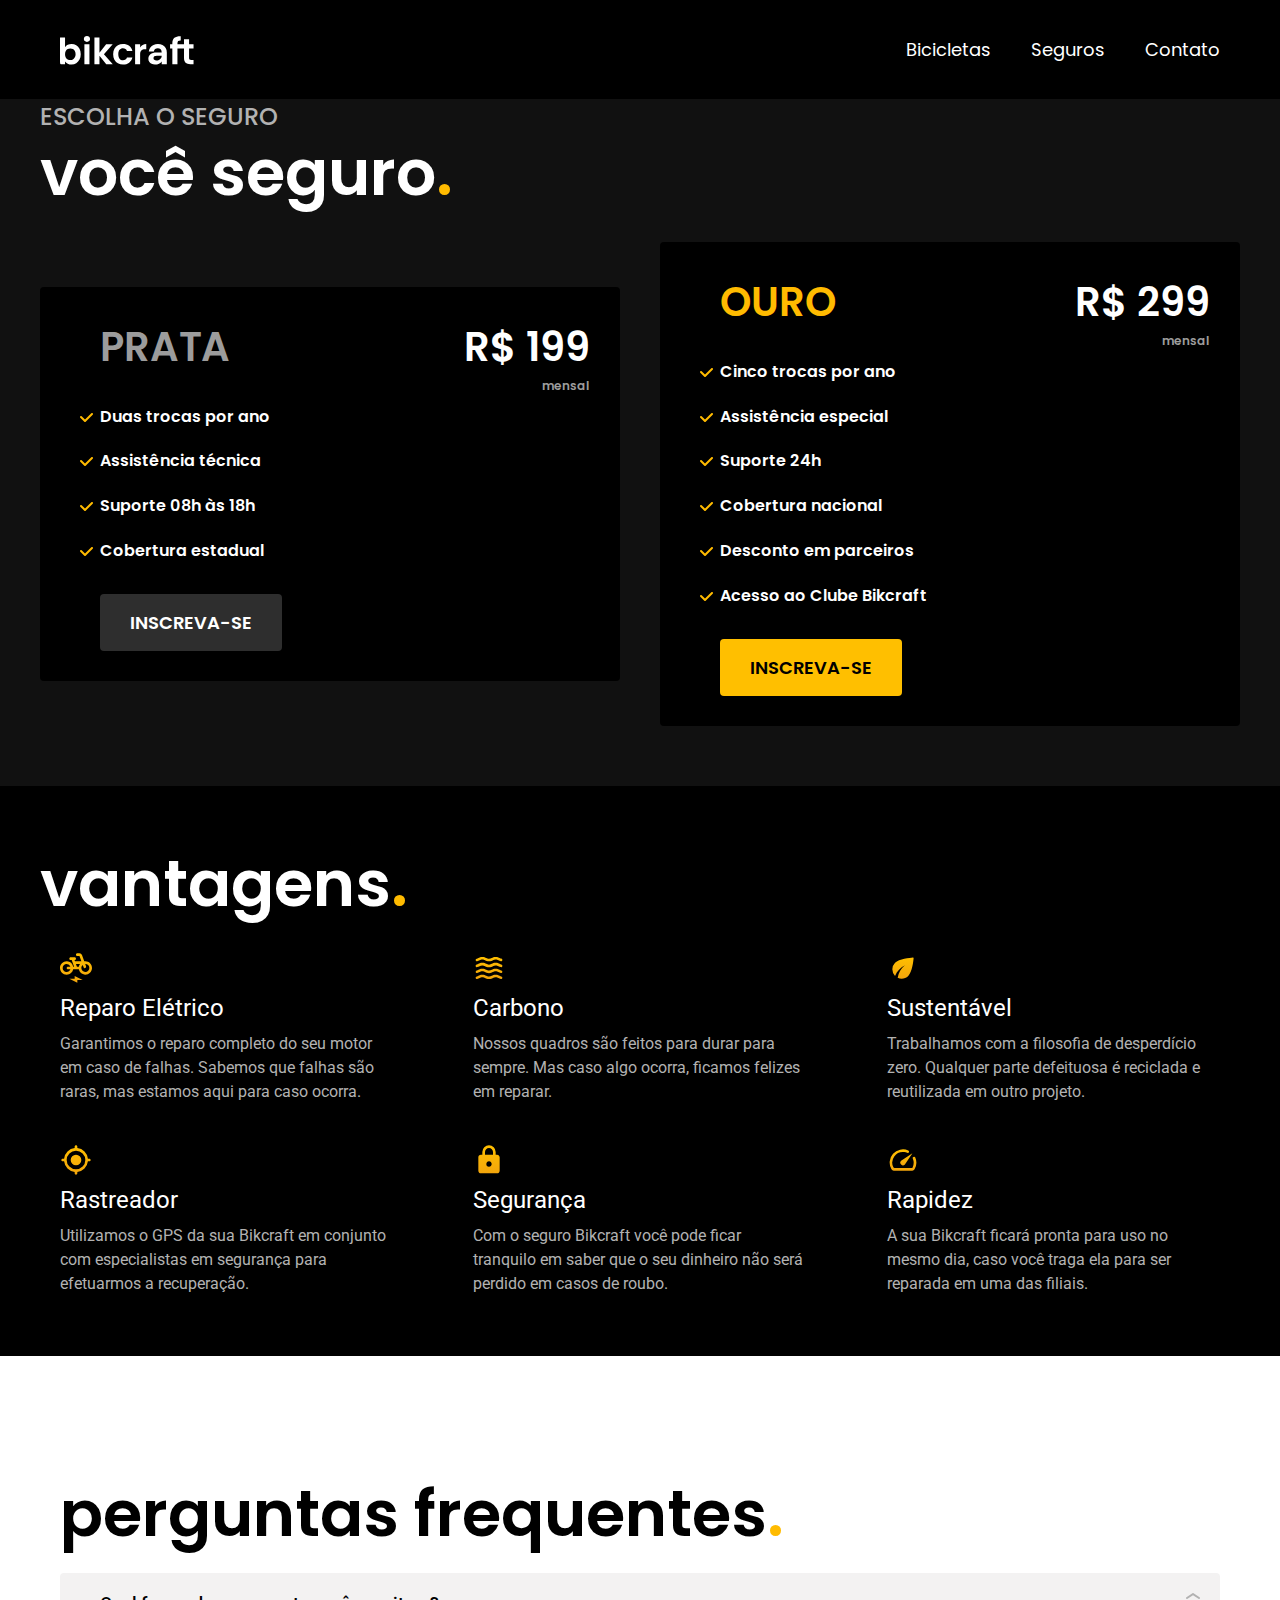
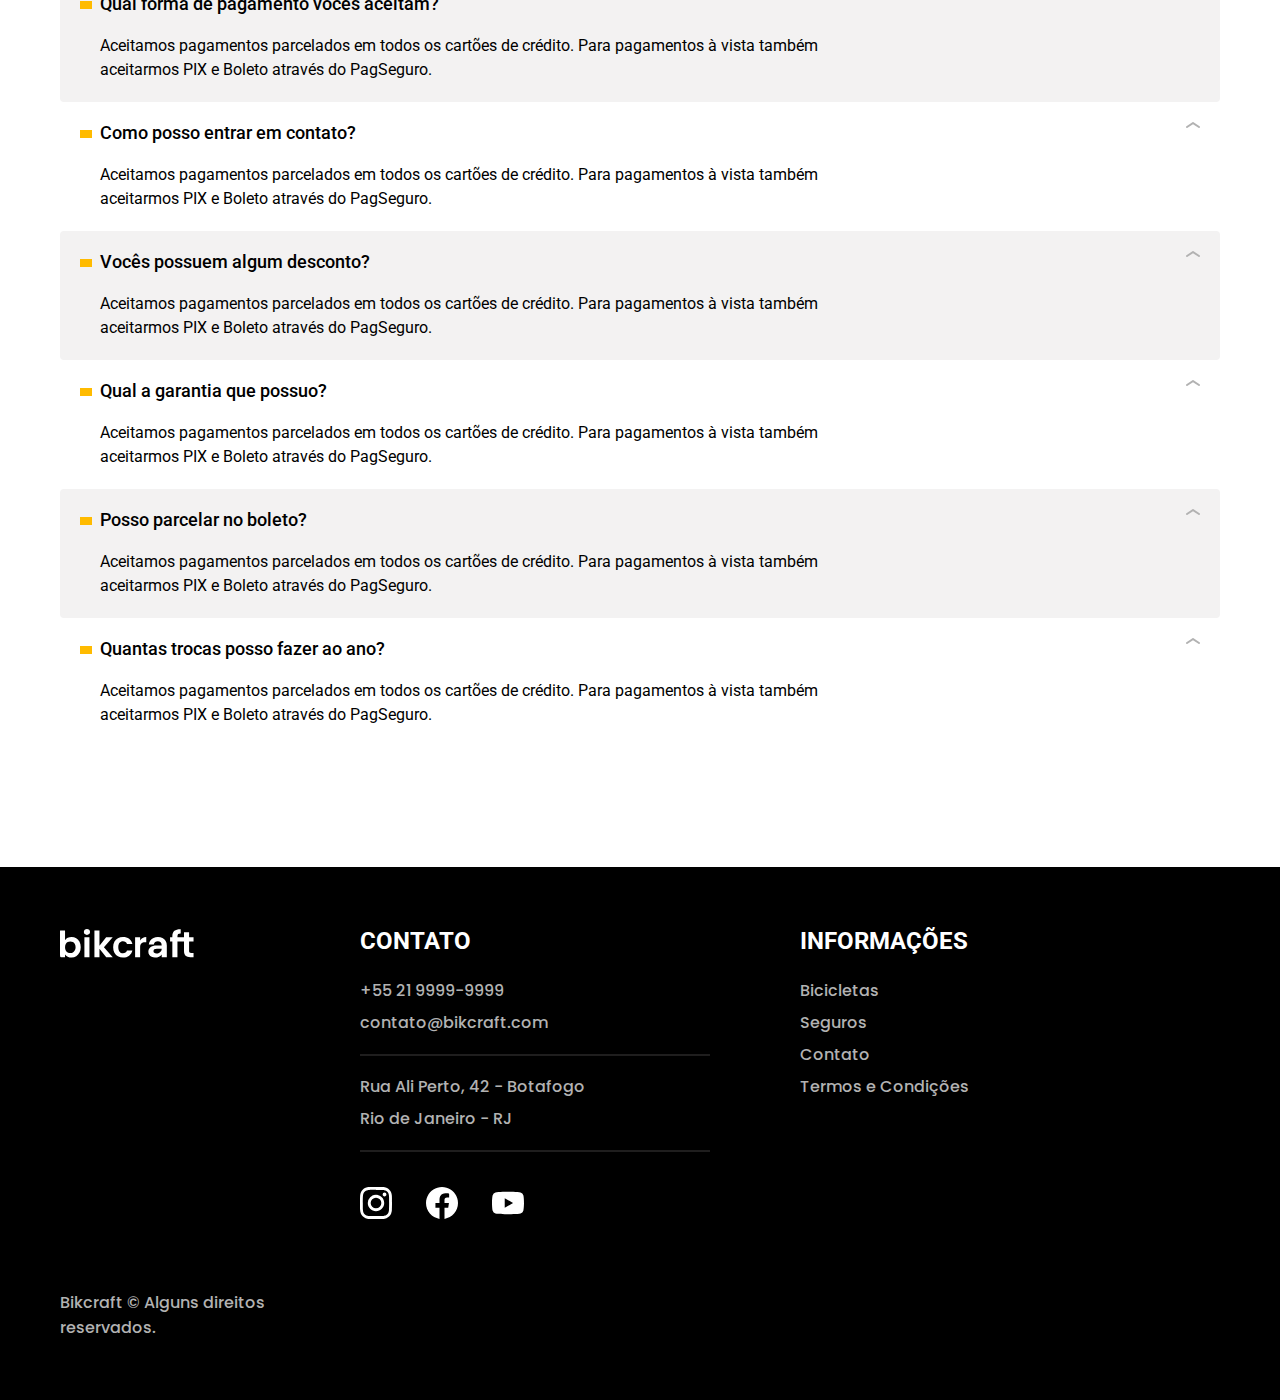
<file: seguros.html>
<!DOCTYPE html>
<html lang="pt-br">

<head>
    <meta charset="UTF-8">
    <meta name="viewport" content="width=device-width, initial-scale=1.0">
    <meta name="description" content="Veja nossas opções de seguros!">
    <title>Seguros | Bikcraft</title>
    <link rel="stylesheet" href="css/style.css">
    <link rel="preconnect" href="https://fonts.googleapis.com">
    <link rel="preconnect" href="https://fonts.gstatic.com" crossorigin>
    <link href="https://fonts.googleapis.com/css2?family=Poppins:wght@300;400;500;600;700;800&family=Roboto:ital,wght@0,100;0,300;0,400;0,500;1,100;1,300;1,500;1,700&display=swap" rel="stylesheet">
</head>

<body>
    <header class="header-bg">
        <div class="header container">
            <a href="./">
                <img src="img/bikcraft.svg" alt="Bikcraft">
            </a>
            <nav class="primaria" aria-label="primaria">
                <ul class="header-menu">
                    <li><a href="bicicletas.html">Bicicletas</a></li>
                    <li><a href="seguros.html">Seguros</a></li>
                    <li><a href="contato.html">Contato</a></li>
                </ul>
            </nav>
        </div>
    </header>

    <main>
        <div class="home-seguros interna">
            <div class="titulo-interna container">
                <span class="texto-medio">escolha o seguro</span>
                <h1>você seguro<span class="amarelo">.</span></h1>
            </div>
            <div class="seguros-wrapper container">
                <div class="seguros-planos">
                    <div class="plano-prata planos">
                        <p class="plano-titulo">Prata</p>
                        <span class="preco">R$ 199<span class="plano-tipo">mensal</span></span>    
                        <ul class="itens-plano">
                            <li>Duas trocas por ano</li>
                            <li>Assistência técnica</li>
                            <li>Suporte 08h às 18h</li>
                            <li>Cobertura estadual</li>
                        </ul>
                        <a class="botao inscreva" href="/">Inscreva-se</a>
                    </div>
                    <div class="plano-ouro planos">
                        <p>Ouro</p>
                        <span class="preco">R$ 299<span class="plano-tipo">mensal</span></span>
                        <ul class="itens-plano">
                            <li>Cinco  trocas por ano</li>
                            <li>Assistência especial</li>
                            <li>Suporte 24h</li>
                            <li>Cobertura nacional</li>
                            <li>Desconto em parceiros</li>
                            <li>Acesso ao Clube Bikcraft</li>
                        </ul>
                        <a class="botao inscreva" href="/">Inscreva-se</a>
                    </div>
                </div>
            </div>
        </div>
        <div class="seguros-vantagens">
            <div class="titulo-interna container">
                <h1>vantagens<span class="amarelo">.</span></h1>
            </div>
            <div class="container">
                <ul class="vantagens-itens">
                    <li>
                        <img src="/img/icones/eletrica.svg" alt="">
                        <h3>Reparo Elétrico</h3>
                        <p>Garantimos o reparo completo do seu motor em caso de falhas. Sabemos que falhas são raras, mas estamos aqui para caso ocorra.</p>
                    </li>
                    <li>
                        <img src="/img/icones/carbono.svg" alt="">
                        <h3>Carbono</h3>
                        <p>Nossos quadros são feitos para durar para sempre. Mas caso algo ocorra, ficamos felizes em reparar.</p>
                    </li>
                    <li>
                        <img src="/img/icones/sustentavel.svg" alt="">
                        <h3>Sustentável</h3>
                        <p>Trabalhamos com a filosofia de desperdício zero. Qualquer parte defeituosa é reciclada e reutilizada em outro projeto.</p>
                    </li>
                    <li>
                        <img src="/img/icones/rastreador.svg" alt="">
                        <h3>Rastreador</h3>
                        <p>Utilizamos o GPS da sua Bikcraft em conjunto com especialistas em segurança para efetuarmos a recuperação.</p>
                    </li>
                    <li>
                        <img src="/img/icones/seguro.svg" alt="">
                        <h3>Segurança</h3>
                        <p>Com o seguro Bikcraft você pode ficar tranquilo em saber que o seu dinheiro não será perdido em casos de roubo.</p>
                    </li>
                    <li>
                        <img src="/img/icones/velocidade.svg" alt="">
                        <h3>Rapidez</h3>
                        <p>A sua Bikcraft ficará pronta para uso no mesmo dia, caso você traga ela para ser reparada em uma das filiais.</p>
                    </li>
                </ul>
            </div>
        </div>
        <div class="seguros-perguntas container">
            <h1>perguntas frequentes<span class="amarelo">.</span></h1>
            <dl>
                <div class="perguntas-lista">
                    <dt>Qual forma de pagamento vocês aceitam?</dt>
                    <dd>Aceitamos pagamentos parcelados em todos os cartões de crédito. Para pagamentos à vista também aceitarmos PIX e Boleto através do PagSeguro.</dd>
                </div>
                <div class="perguntas-lista">
                    <dt>Como posso entrar em contato?</dt>
                    <dd>Aceitamos pagamentos parcelados em todos os cartões de crédito. Para pagamentos à vista também aceitarmos PIX e Boleto através do PagSeguro.</dd>
                </div>
                <div class="perguntas-lista">
                    <dt>Vocês possuem algum desconto?</dt>
                    <dd>Aceitamos pagamentos parcelados em todos os cartões de crédito. Para pagamentos à vista também aceitarmos PIX e Boleto através do PagSeguro.</dd>
                </div>
                <div class="perguntas-lista">
                    <dt>Qual a garantia que possuo?</dt>
                    <dd>Aceitamos pagamentos parcelados em todos os cartões de crédito. Para pagamentos à vista também aceitarmos PIX e Boleto através do PagSeguro.</dd>
                </div>
                <div class="perguntas-lista">
                    <dt>Posso parcelar no boleto?</dt>
                    <dd>Aceitamos pagamentos parcelados em todos os cartões de crédito. Para pagamentos à vista também aceitarmos PIX e Boleto através do PagSeguro.</dd>
                </div>
                <div class="perguntas-lista">
                    <dt>Quantas trocas posso fazer ao ano?</dt>
                    <dd>Aceitamos pagamentos parcelados em todos os cartões de crédito. Para pagamentos à vista também aceitarmos PIX e Boleto através do PagSeguro.</dd>
                </div>
            </dl>

        </div>
    </main>

    <footer class="footer">
        <div class="wrapper-contato container">
            <img src="img/bikcraft.svg" alt="Logotipo Bikcraft">
            <div class="contato">
                <h4>Contato</h4>
                <ul class="lista lista-contato">
                    <li><a href="tel:+552199999999">+55 21 9999-9999</a></li>
                    <li><a href="mailto:contato@bikcraft.com">contato@bikcraft.com</a></li>
                    <li>Rua Ali Perto, 42 - Botafogo</li>
                    <li>Rio de Janeiro - RJ</li>
                    <li><a href=""><img src="img/redes/instagram.svg" alt="Instagram"></a>
                        <a href=""><img src="img/redes/facebook.svg" alt="Facebook"></a>
                        <a href=""><img src="img/redes/youtube.svg" alt="Youtube"></a>
                    </li>
                </ul>
            </div>
            <div class="informacoes">
                <h4>Informações</h4>
                <nav>
                    <ul class="lista lista-informacoes">
                        <li><a href="bicicletas.html">Bicicletas</a></li>
                        <li><a href="seguros.html">Seguros</a></li>
                        <li><a href="contato.html">Contato</a></li>
                        <li><a href="termos.html">Termos e Condições</a></li>
                    </ul>
                </nav>
            </div>
            <p>Bikcraft © Alguns direitos reservados.</p>
        </div>
    </footer>

</body>
</html>
</file>
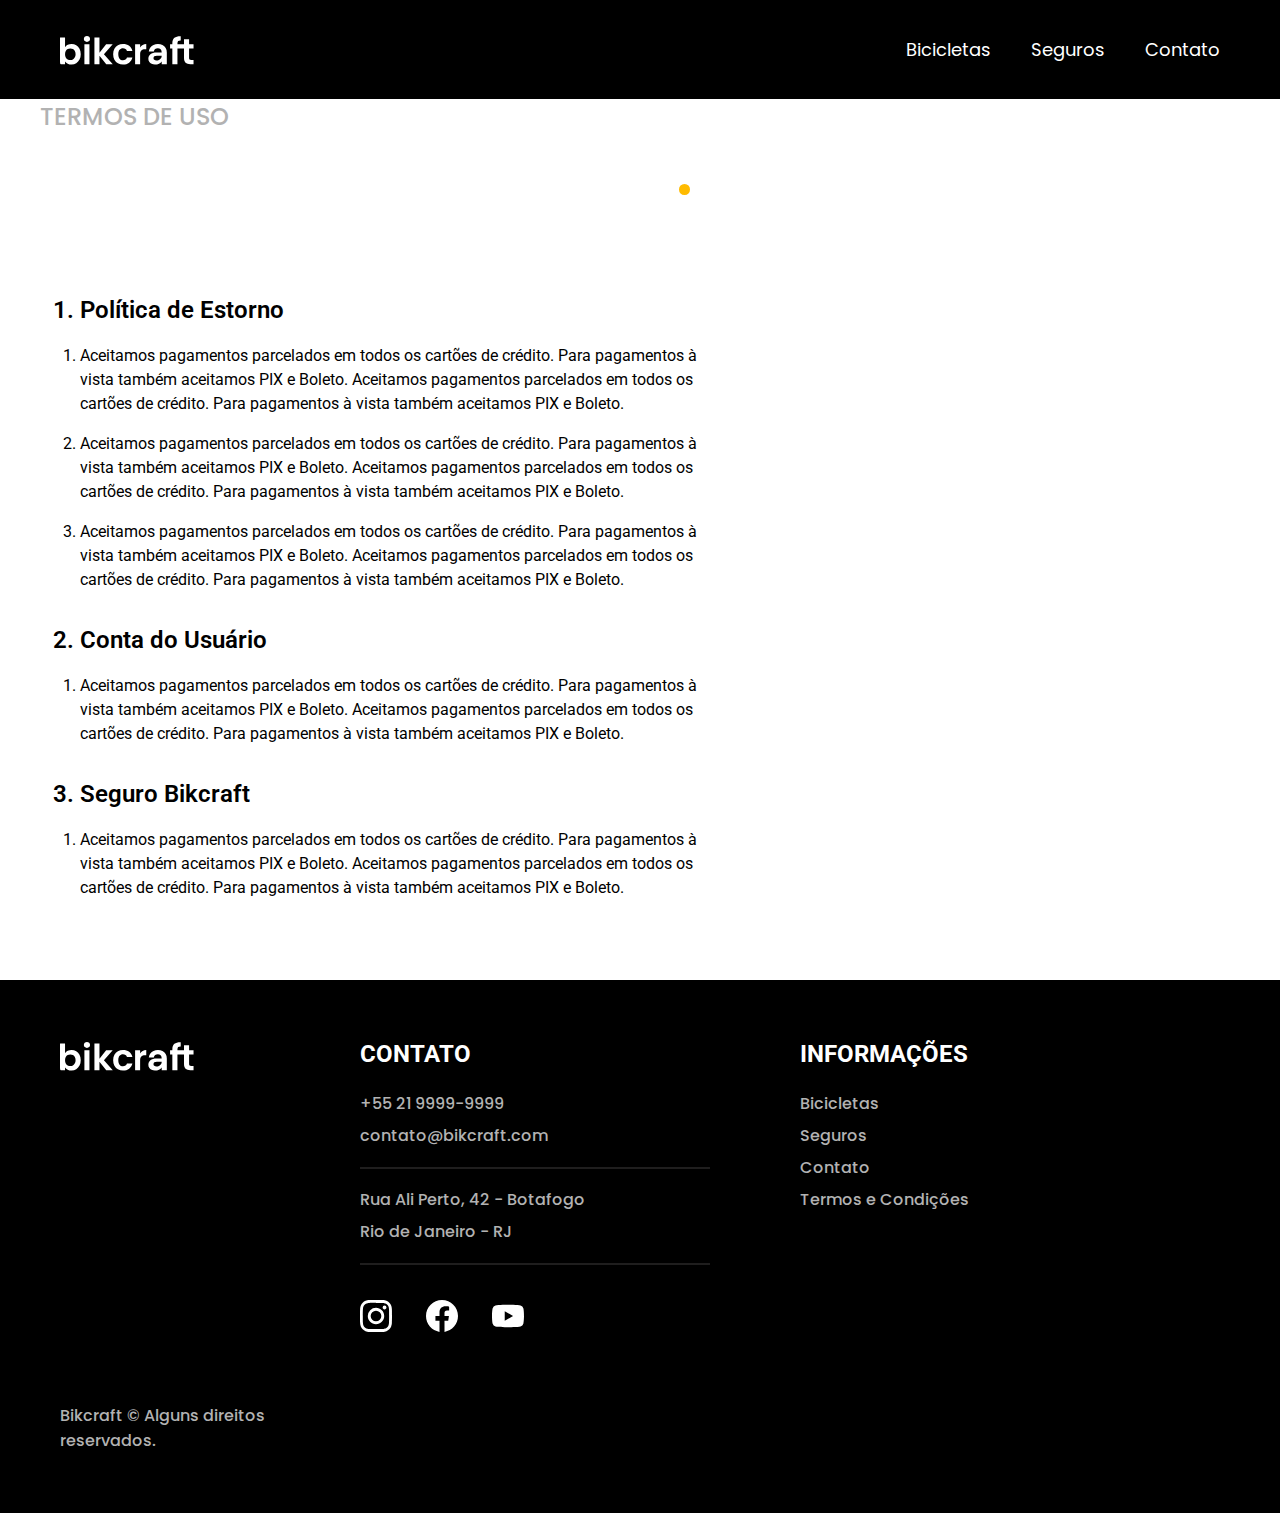
<file: termos.html>
<!DOCTYPE html>
<html lang="pt-br">

<head>
    <meta charset="UTF-8">
    <meta name="viewport" content="width=device-width, initial-scale=1.0">
    <meta name=”description” content="Termos e Condições.">
    <title>Termos e Condições | Bikcraft</title>
    <link rel="stylesheet" href="css/style.css">
    <link rel="preconnect" href="https://fonts.googleapis.com">
    <link rel="preconnect" href="https://fonts.gstatic.com" crossorigin>
    <link href="https://fonts.googleapis.com/css2?family=Poppins:wght@300;400;500;600;700;800&family=Roboto:ital,wght@0,100;0,300;0,400;0,500;1,100;1,300;1,500;1,700&display=swap" rel="stylesheet">
</head>

<body>
    <header class="header-bg">
        <div class="header container">
            <a href="./">
                <img src="img/bikcraft.svg" alt="Bikcraft">
            </a>
            <nav class="primaria" aria-label="primaria">
                <ul class="header-menu">
                    <li><a href="bicicletas.html">Bicicletas</a></li>
                    <li><a href="seguros.html">Seguros</a></li>
                    <li><a href="contato.html">Contato</a></li>
                </ul>
            </nav>
        </div>
    </header>

    <main>
        <div class="titulo-bg">
            <div class="titulo-interna container">
                <span class="texto-medio">Termos de Uso</span>
                <h1>termos e condições<span class="amarelo">.</span></h1>
            </div>
        </div>
        <div class="termos-conteudo container">
            <ol>
                <li class="lista-topico">Política de Estorno</li>
                    <ol>
                        <li>Aceitamos pagamentos parcelados em todos os cartões de crédito. Para pagamentos à vista também aceitamos PIX e Boleto. Aceitamos pagamentos parcelados em todos os cartões de crédito. Para pagamentos à vista também aceitamos PIX e Boleto.</li>
                        <li>Aceitamos pagamentos parcelados em todos os cartões de crédito. Para pagamentos à vista também aceitamos PIX e Boleto. Aceitamos pagamentos parcelados em todos os cartões de crédito. Para pagamentos à vista também aceitamos PIX e Boleto.</li>
                        <li>Aceitamos pagamentos parcelados em todos os cartões de crédito. Para pagamentos à vista também aceitamos PIX e Boleto. Aceitamos pagamentos parcelados em todos os cartões de crédito. Para pagamentos à vista também aceitamos PIX e Boleto.</li>
                    </ol>
                
                <li class="lista-topico">Conta do Usuário</li>
                    <ol>
                        <li>Aceitamos pagamentos parcelados em todos os cartões de crédito. Para pagamentos à vista também aceitamos PIX e Boleto. Aceitamos pagamentos parcelados em todos os cartões de crédito. Para pagamentos à vista também aceitamos PIX e Boleto.</li>
                    </ol>
                <li class="lista-topico">Seguro Bikcraft</li>
                    <ol>
                        <li>Aceitamos pagamentos parcelados em todos os cartões de crédito. Para pagamentos à vista também aceitamos PIX e Boleto. Aceitamos pagamentos parcelados em todos os cartões de crédito. Para pagamentos à vista também aceitamos PIX e Boleto.</li>
                    </ol>
            </ol>
        </div>
        </div>
    </main>

    <footer class="footer">
        <div class="wrapper-contato container">
            <img src="img/bikcraft.svg" alt="Logotipo Bikcraft">
            <div class="contato">
                <h4>Contato</h4>
                <ul class="lista lista-contato">
                    <li><a href="tel:+552199999999">+55 21 9999-9999</a></li>
                    <li><a href="mailto:contato@bikcraft.com">contato@bikcraft.com</a></li>
                    <li>Rua Ali Perto, 42 - Botafogo</li>
                    <li>Rio de Janeiro - RJ</li>
                    <li><a href=""><img src="img/redes/instagram.svg" alt="Instagram"></a>
                        <a href=""><img src="img/redes/facebook.svg" alt="Facebook"></a>
                        <a href=""><img src="img/redes/youtube.svg" alt="Youtube"></a>
                    </li>
                </ul>
            </div>
            <div class="informacoes">
                <h4>Informações</h4>
                <nav>
                    <ul class="lista lista-informacoes">
                        <li><a href="/">Bicicletas</a></li>
                        <li><a href="/">Seguros</a></li>
                        <li><a href="/">Contato</a></li>
                        <li><a href="/">Termos e Condições</a></li>
                    </ul>
                </nav>
            </div>
            <p>Bikcraft © Alguns direitos reservados.</p>
        </div>
    </footer>

</body>
</html>
</file>
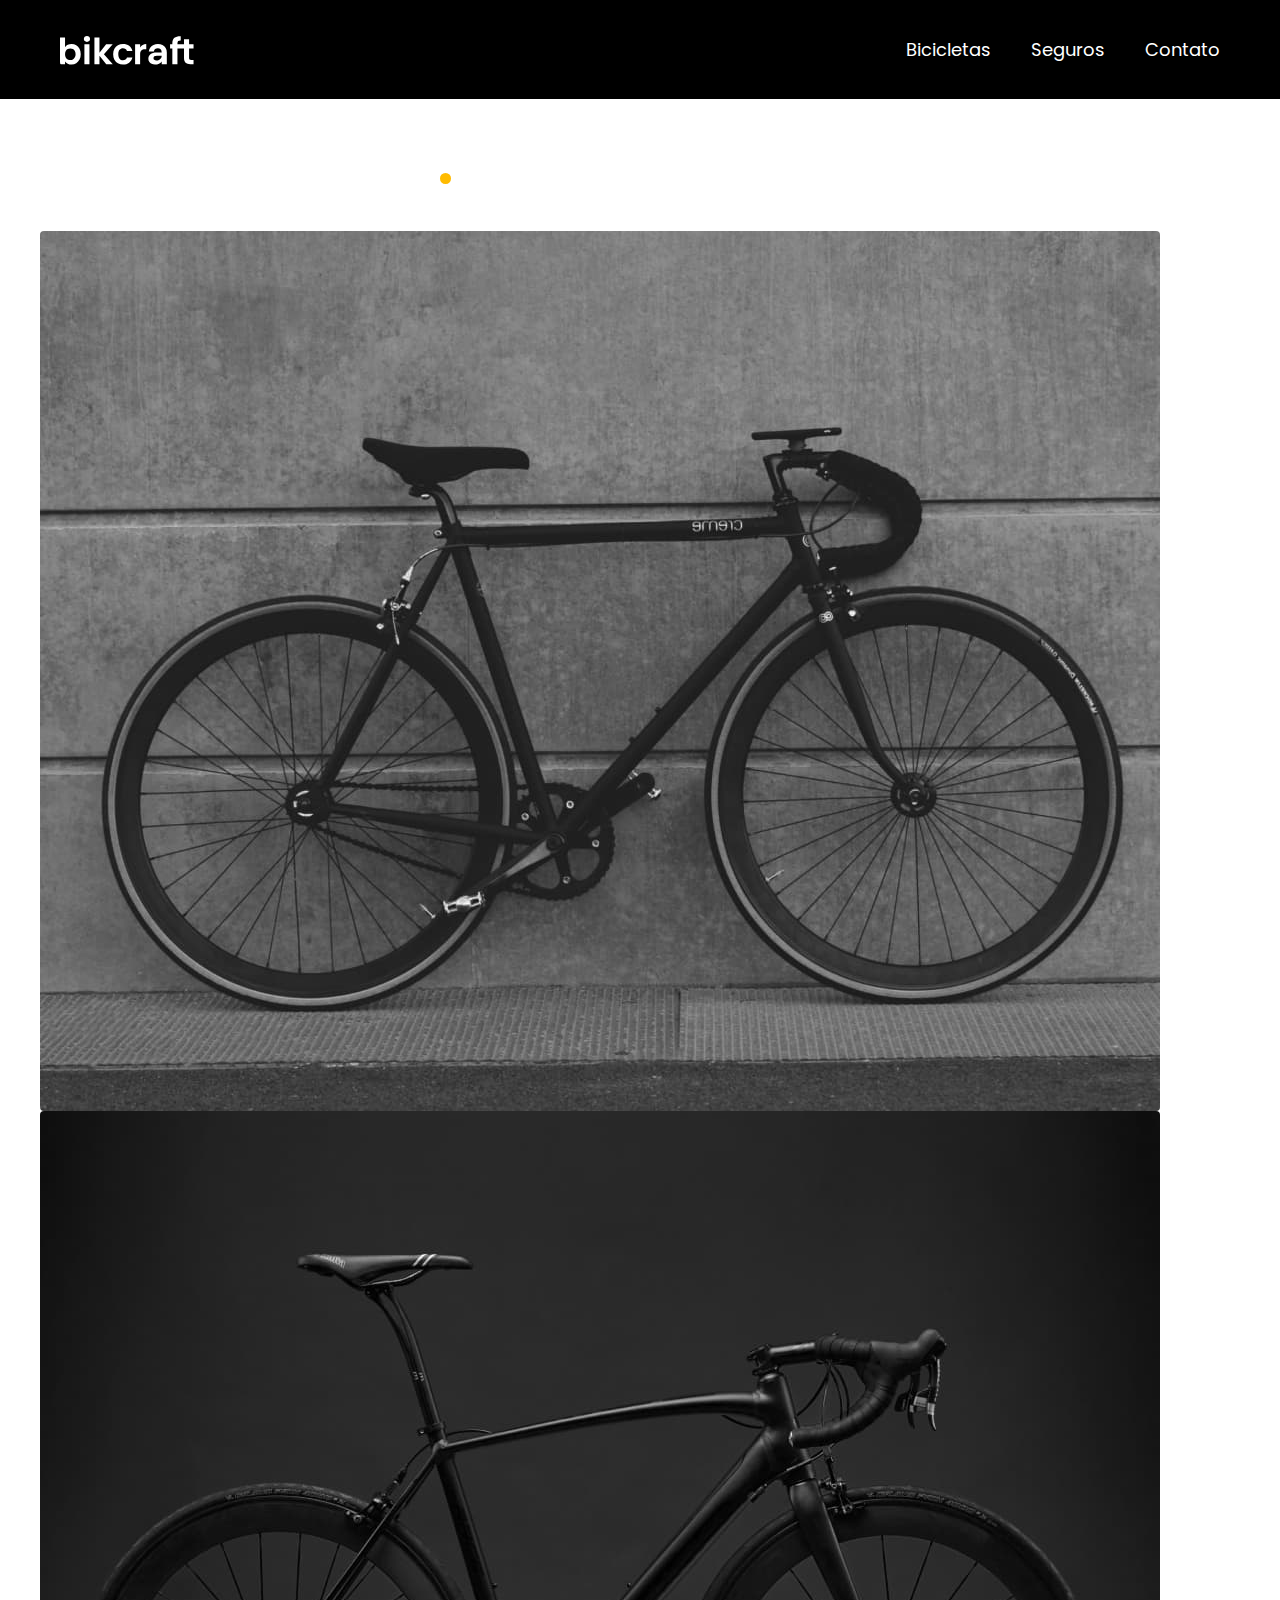
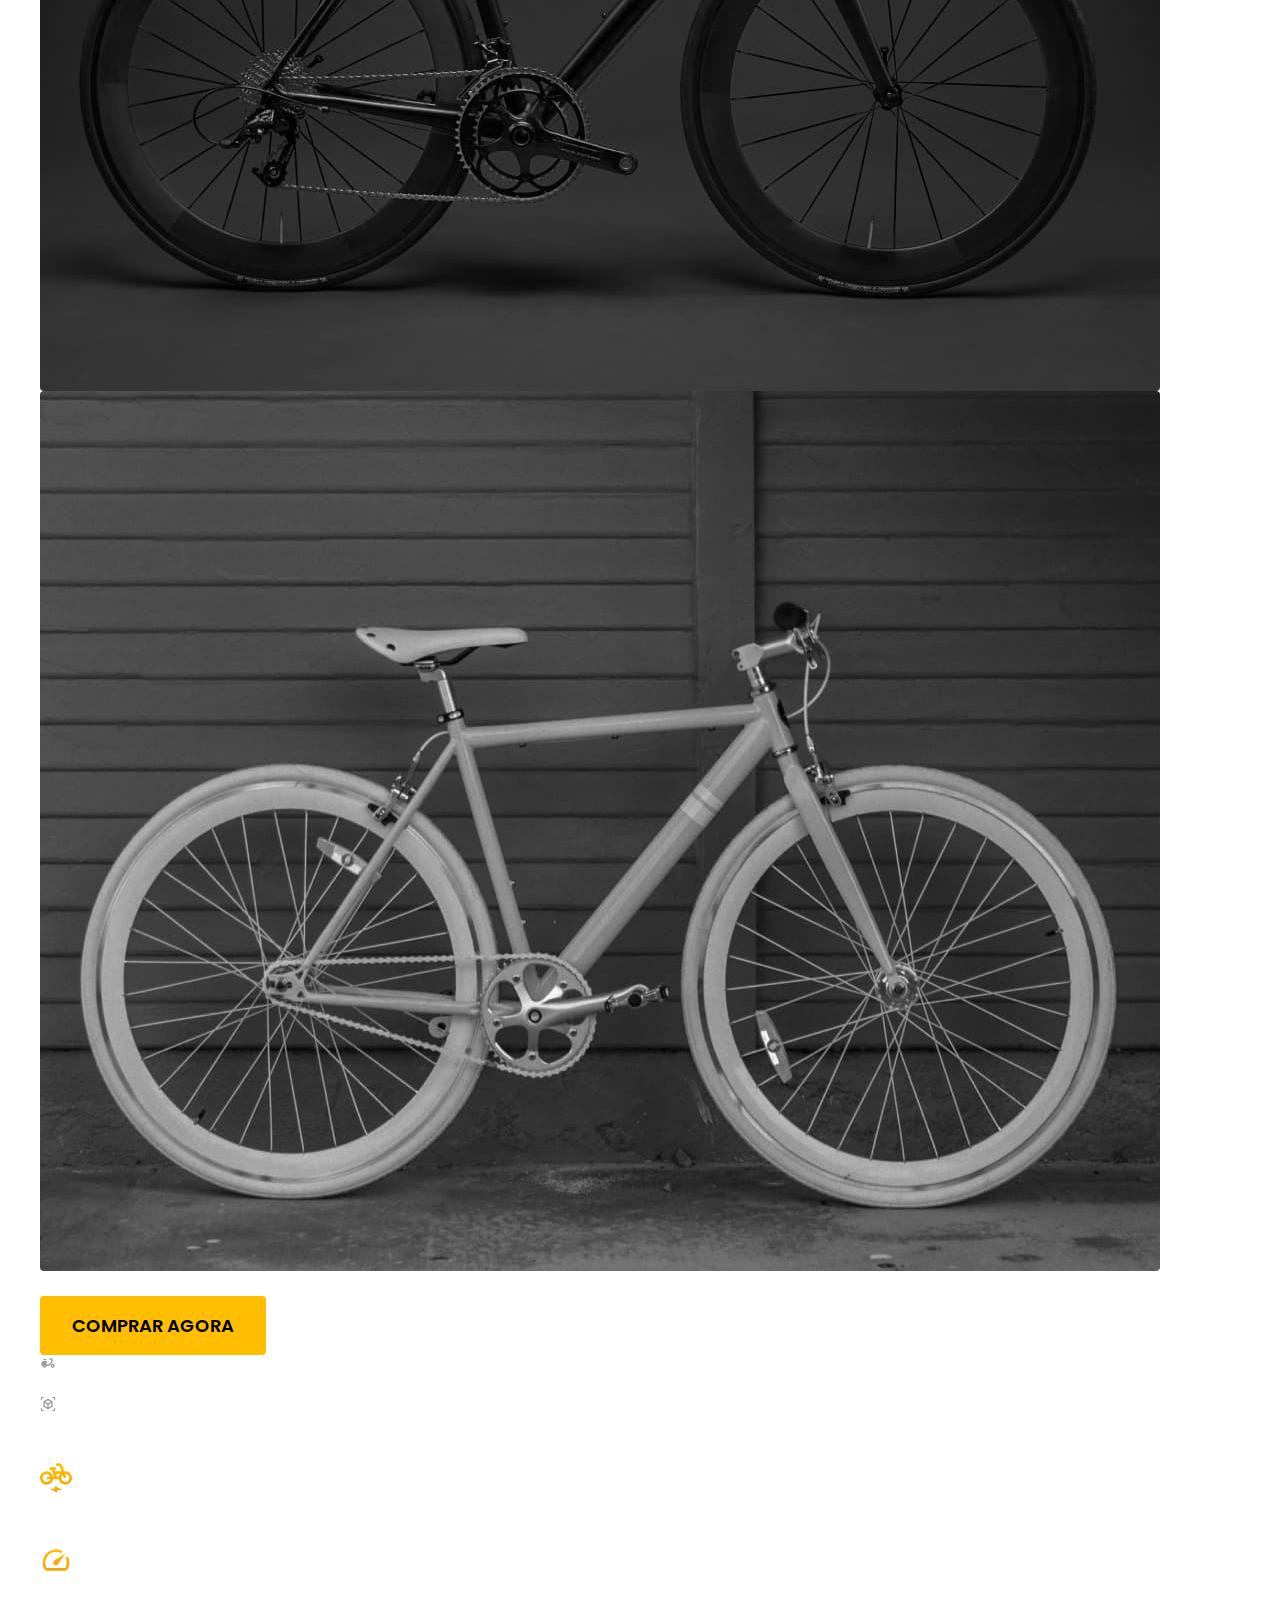
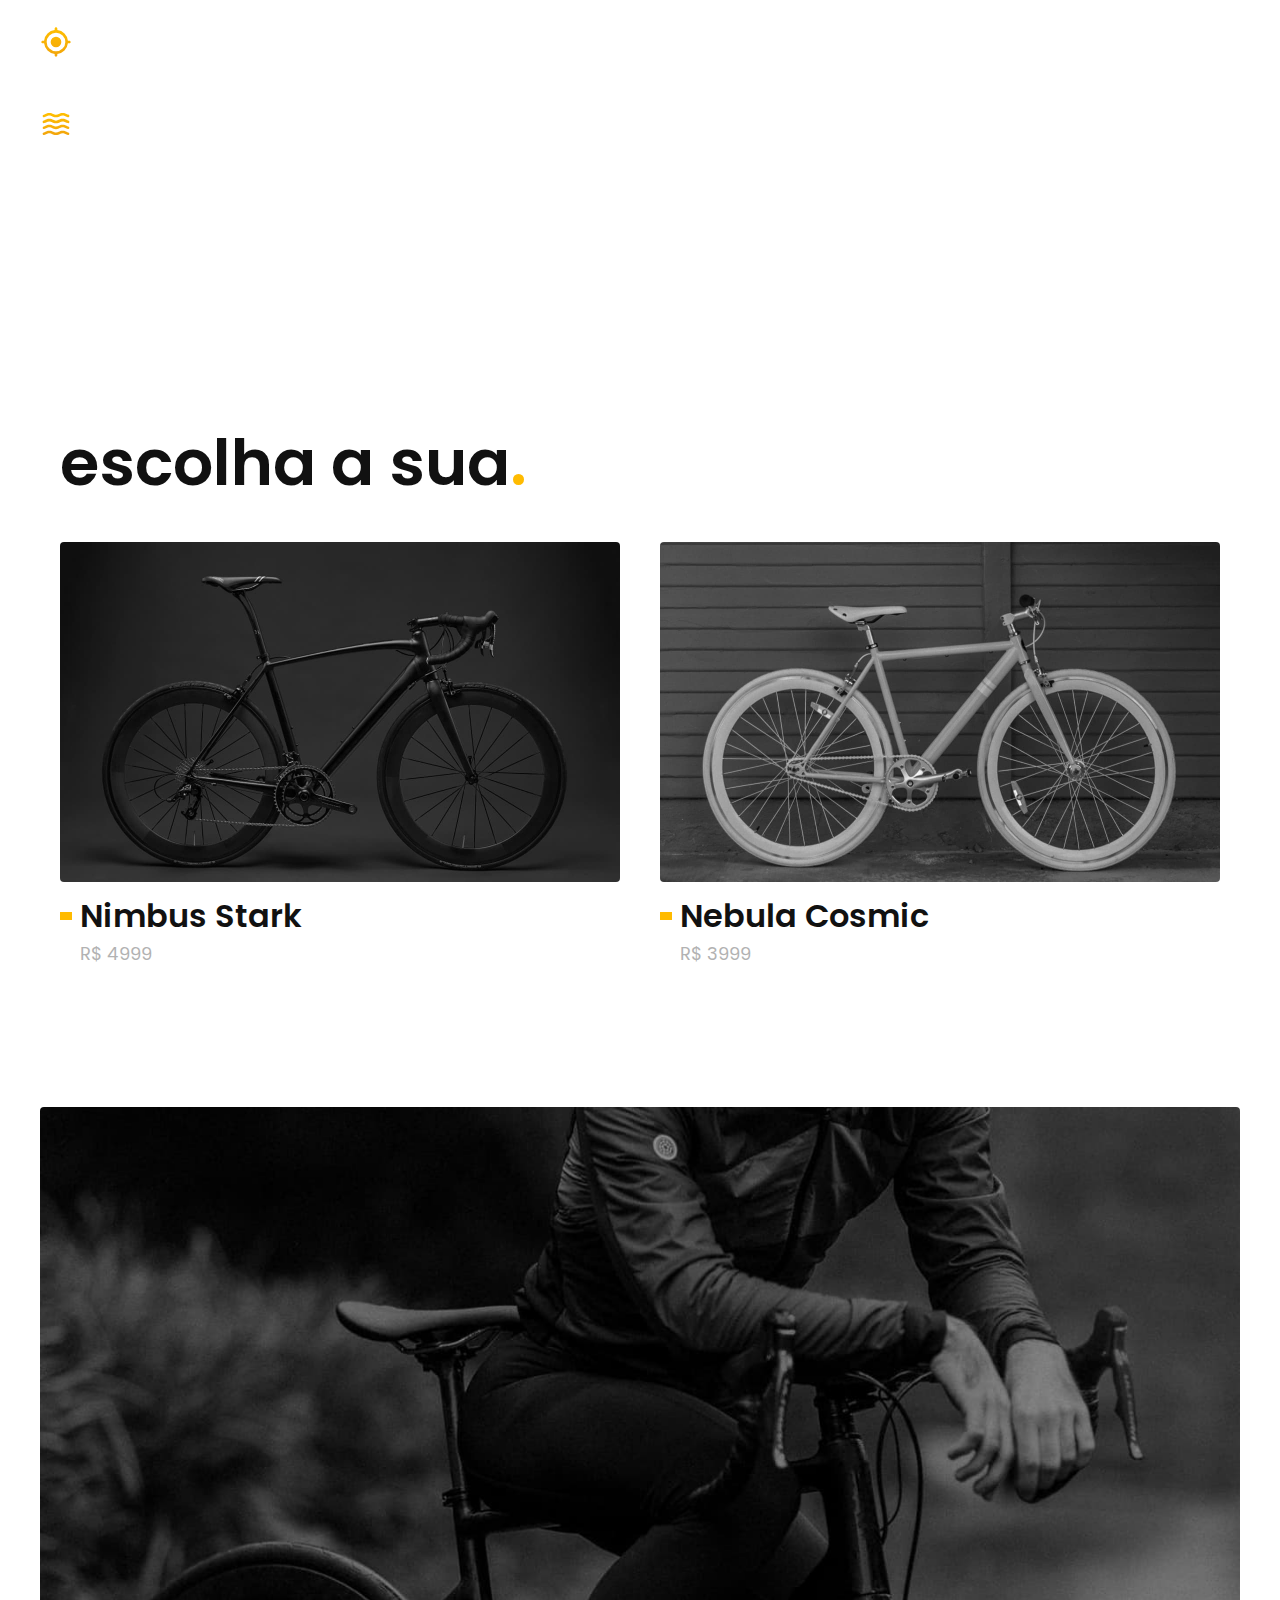
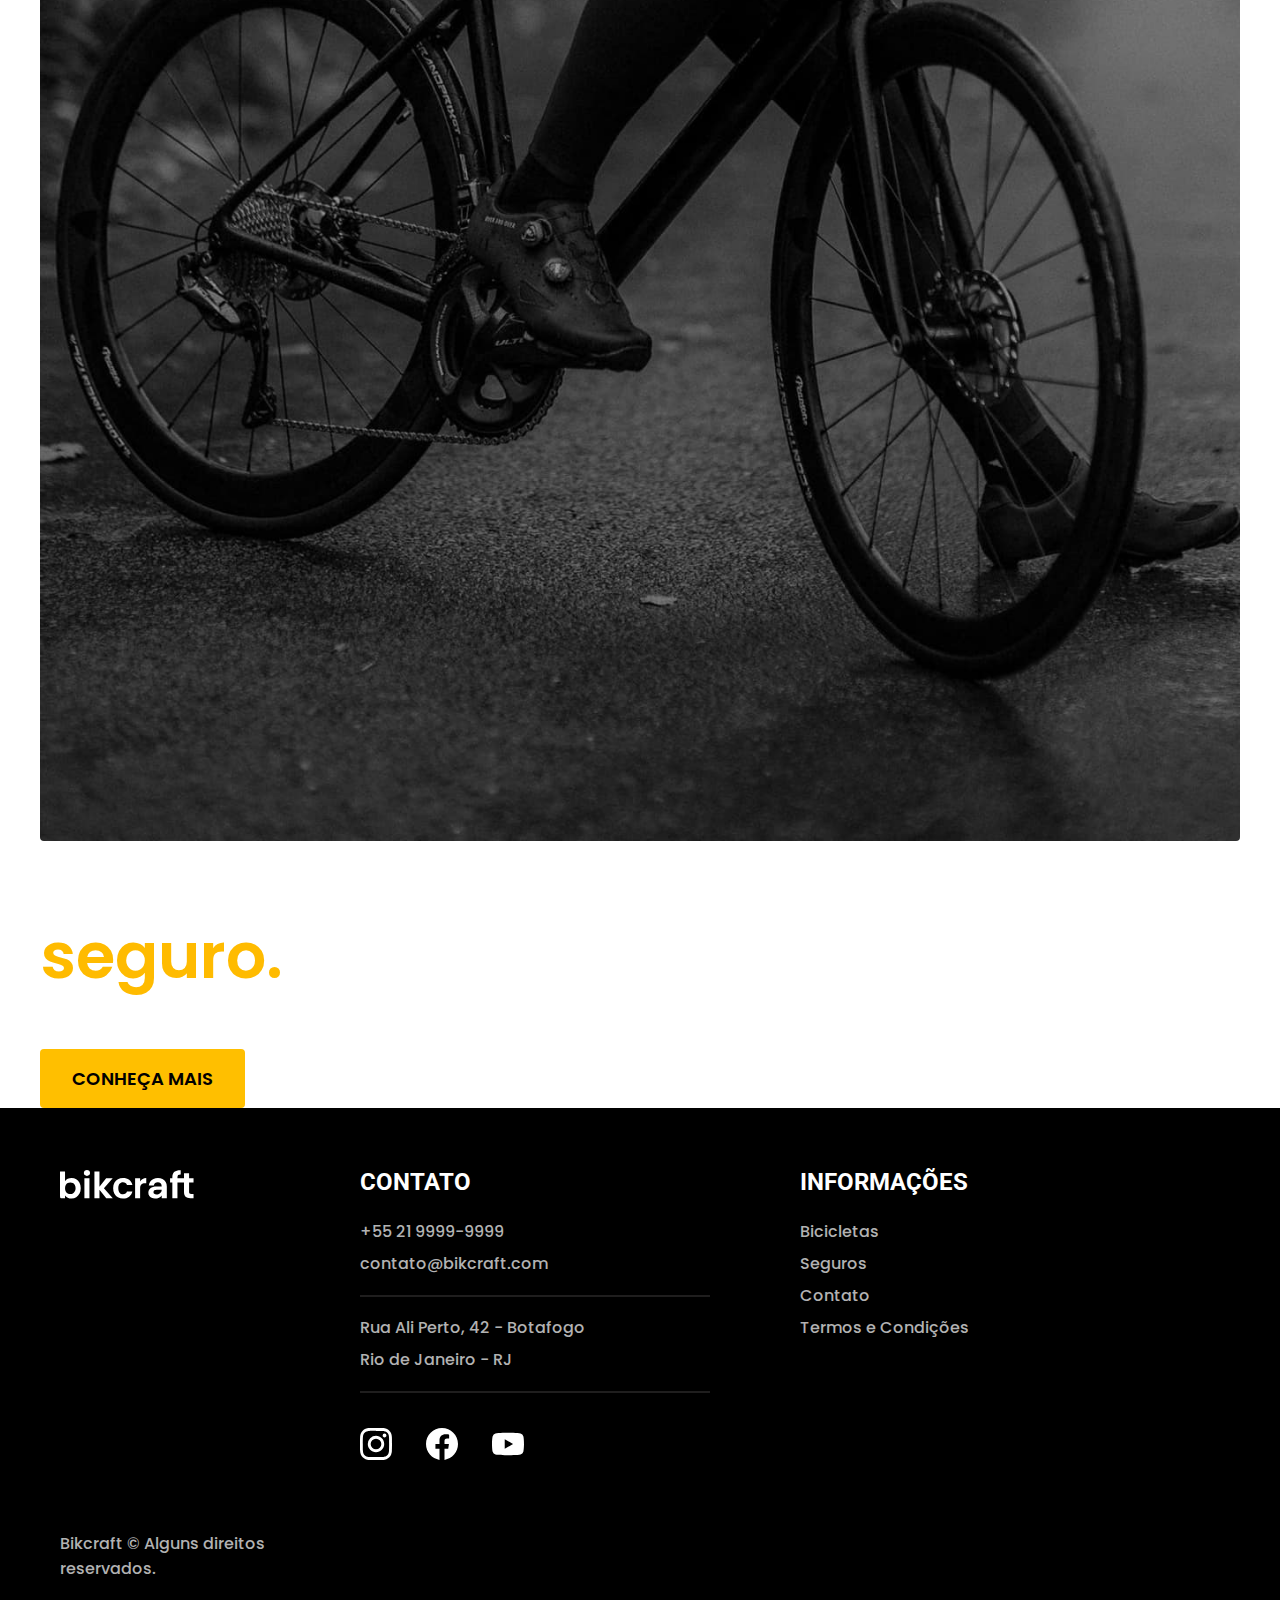
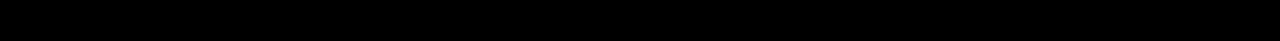
<file: bicicletas/magic.html>
<!DOCTYPE html>
<html lang="pt-br">

<head>
    <meta charset="UTF-8">
    <meta name="viewport" content="width=device-width, initial-scale=1.0">
    <meta name="description" content="Conheça a bicicleta Magic Might.">
    <title>Magic Might | Bikcraft</title>
    <link rel="stylesheet" href="../css/style.css">
    <link rel="preconnect" href="https://fonts.googleapis.com">
    <link rel="preconnect" href="https://fonts.gstatic.com" crossorigin>
    <link href="https://fonts.googleapis.com/css2?family=Poppins:wght@300;400;500;600;700;800&family=Roboto:ital,wght@0,100;0,300;0,400;0,500;1,100;1,300;1,500;1,700&display=swap" rel="stylesheet">
</head>

<body>
    <header class="header-bg">
        <div class="header container">
            <a href="../">
                <img src="../img/bikcraft.svg" alt="Bikcraft">
            </a>
            <nav class="primaria" aria-label="primaria">
                <ul class="header-menu">
                    <li><a href="bicicletas.html">Bicicletas</a></li>
                    <li><a href="seguros.html">Seguros</a></li>
                    <li><a href="contato.html">Contato</a></li>
                </ul>
            </nav>
        </div>
    </header>

    <article class="bic-i">
        <div class="container">
            <div class="bic-i-titulo">
                <p>R$ 2499</p>
                <h1>Magic Might<span class="amarelo">.</span></h1>
            </div>
            <div class="bic-i-conteudo">
                <div class="bic-i-galeria">      
                    <img src="../img/bicicleta/nimbus2.jpg" alt="Bicicleta Nimbus">
                    <img src="../img/bicicleta/nimbus1.jpg" alt="Bicicleta Nimbus">
                    <img src="../img/bicicleta/nimbus3.jpg" alt="Bicicleta Nimbus">
                </div>
                <div class="bic-i-texto">
                    <p>A Magic Might é a melhor Bikcraft já criada pela nossa equipe. Ela vem equipada com os melhores acessórios, o que garante maior velocidade.</p>
                    <div class="bic-i-compra">
                        <a class="botao" href="../orcamento.html" >Comprar agora</a>
                        <span><img src="../img/icones/entrega.svg" alt=""> entrega em 5 dias</span>
                        <span><img src="../img/icones/estoque.svg" alt=""> 18 em estoque</span>
                    </div>
                    <div class="bic-i-tit-quadro">Informações</div>
                    <div class="quadro quadro-1">
                        <div>
                            <img src="../img/icones/eletrica.svg" alt="">
                            <h4>Motor Elétrico</h4>
                            <p>Permite você viajar distâncias inimaginaveis com a sua bike.</p>
                        </div>
                        <div>
                            <img src="../img/icones/velocidade.svg" alt="">
                            <h4>45 km/h</h4>
                            <p>A mais rápida bicicleta elétrica disponível hoje no mercado.</p>
                        </div>
                        <div>
                            <img src="../img/icones/rastreador.svg" alt="">
                            <h4>Rastreador</h4>
                            <p>Rastreador e sistema anti-furto para garantir o seu sossego.</p>
                        </div>
                        <div>
                            <img src="../img/icones/carbono.svg" alt="">
                            <h4>Fibra de Carbono</h4>
                            <p>Maior proteção possível para a sua Bikcraft com fibra de carbono.</p>
                        </div>
                    </div>
                    <div class="bic-i-tit-quadro">Ficha Técnica</div>
                        <ul class="quadro quadro-2">
                            <li>Peso<span>9 kg</li>
                            <li>Altura<span>60 cm</li>
                            <li>Largura<span>120 cm</li>
                            <li>Profundidade<span>10 cm</li>
                            <li>Marchas<span>16</li>                           
                            <li>Roda<span>29</li>                           
                        </ul>
                </div>
                
            </div>
        </div>
    </article>
    <section class="bicicletas-lista container">
        <h1>escolha a sua<span class="amarelo">.</span></h1>
        <ul class="bicicletas-lista-itens">
            <li class="escolha">
                <a href="./nimbus.html">
                    <img src="../img/bicicletas/nimbus.jpg" alt="Bicicleta Nimbus Stark">
                    <h3>Nimbus Stark</h3>
                    <span>R$ 4999</span>
                </a>
            </li>
            <li class="escolha">
                <a href="./nebula.html">
                    <img src="../img/bicicletas/nebula.jpg" alt="Bicicleta Nebula">
                    <h3>Nebula Cosmic</h3>
                    <span>R$ 3999</span>
                </a>
            </li>
        </ul>
    </section>
    <article class="bic-i-seguro">
        <div class="bic-seguro container">
            <div>
                <img src="../img/fotos/seguros.jpg" alt="homem pedalando">
            </div>
            <div class="bic-i-seg-texto">
                <h1>Pedale mais tranquilo com o nosso <span class="amarelo">seguro.</span></h1>
                <p>Inscreva-se em um dos planos do nosso seguro Bikcraft e aproveite diversos benefícios.</p>
                <a href="../seguros.html" class="botao">Conheça mais</a>
            </div>
        </div>
    </article>

    <footer class="footer">
        <div class="wrapper-contato container">
            <img src="../img/bikcraft.svg" alt="Logotipo Bikcraft">
            <div class="contato">
                <h4>Contato</h4>
                <ul class="lista lista-contato">
                    <li><a href="tel:+552199999999">+55 21 9999-9999</a></li>
                    <li><a href="mailto:contato@bikcraft.com">contato@bikcraft.com</a></li>
                    <li>Rua Ali Perto, 42 - Botafogo</li>
                    <li>Rio de Janeiro - RJ</li>
                    <li><a href=""><img src="../img/redes/instagram.svg" alt="Instagram"></a>
                        <a href=""><img src="../img/redes/facebook.svg" alt="Facebook"></a>
                        <a href=""><img src="../img/redes/youtube.svg" alt="Youtube"></a>
                    </li>
                </ul>
            </div>
            <div class="informacoes">
                <h4>Informações</h4>
                <nav>
                    <ul class="lista lista-informacoes">
                        <li><a href="bicicletas.html">Bicicletas</a></li>
                        <li><a href="seguros.html">Seguros</a></li>
                        <li><a href="contato.html">Contato</a></li>
                        <li><a href="termos.html">Termos e Condições</a></li>
                    </ul>
                </nav>
            </div>
            <p>Bikcraft © Alguns direitos reservados.</p>
        </div>
    </footer>

</body>
</html>
</file>
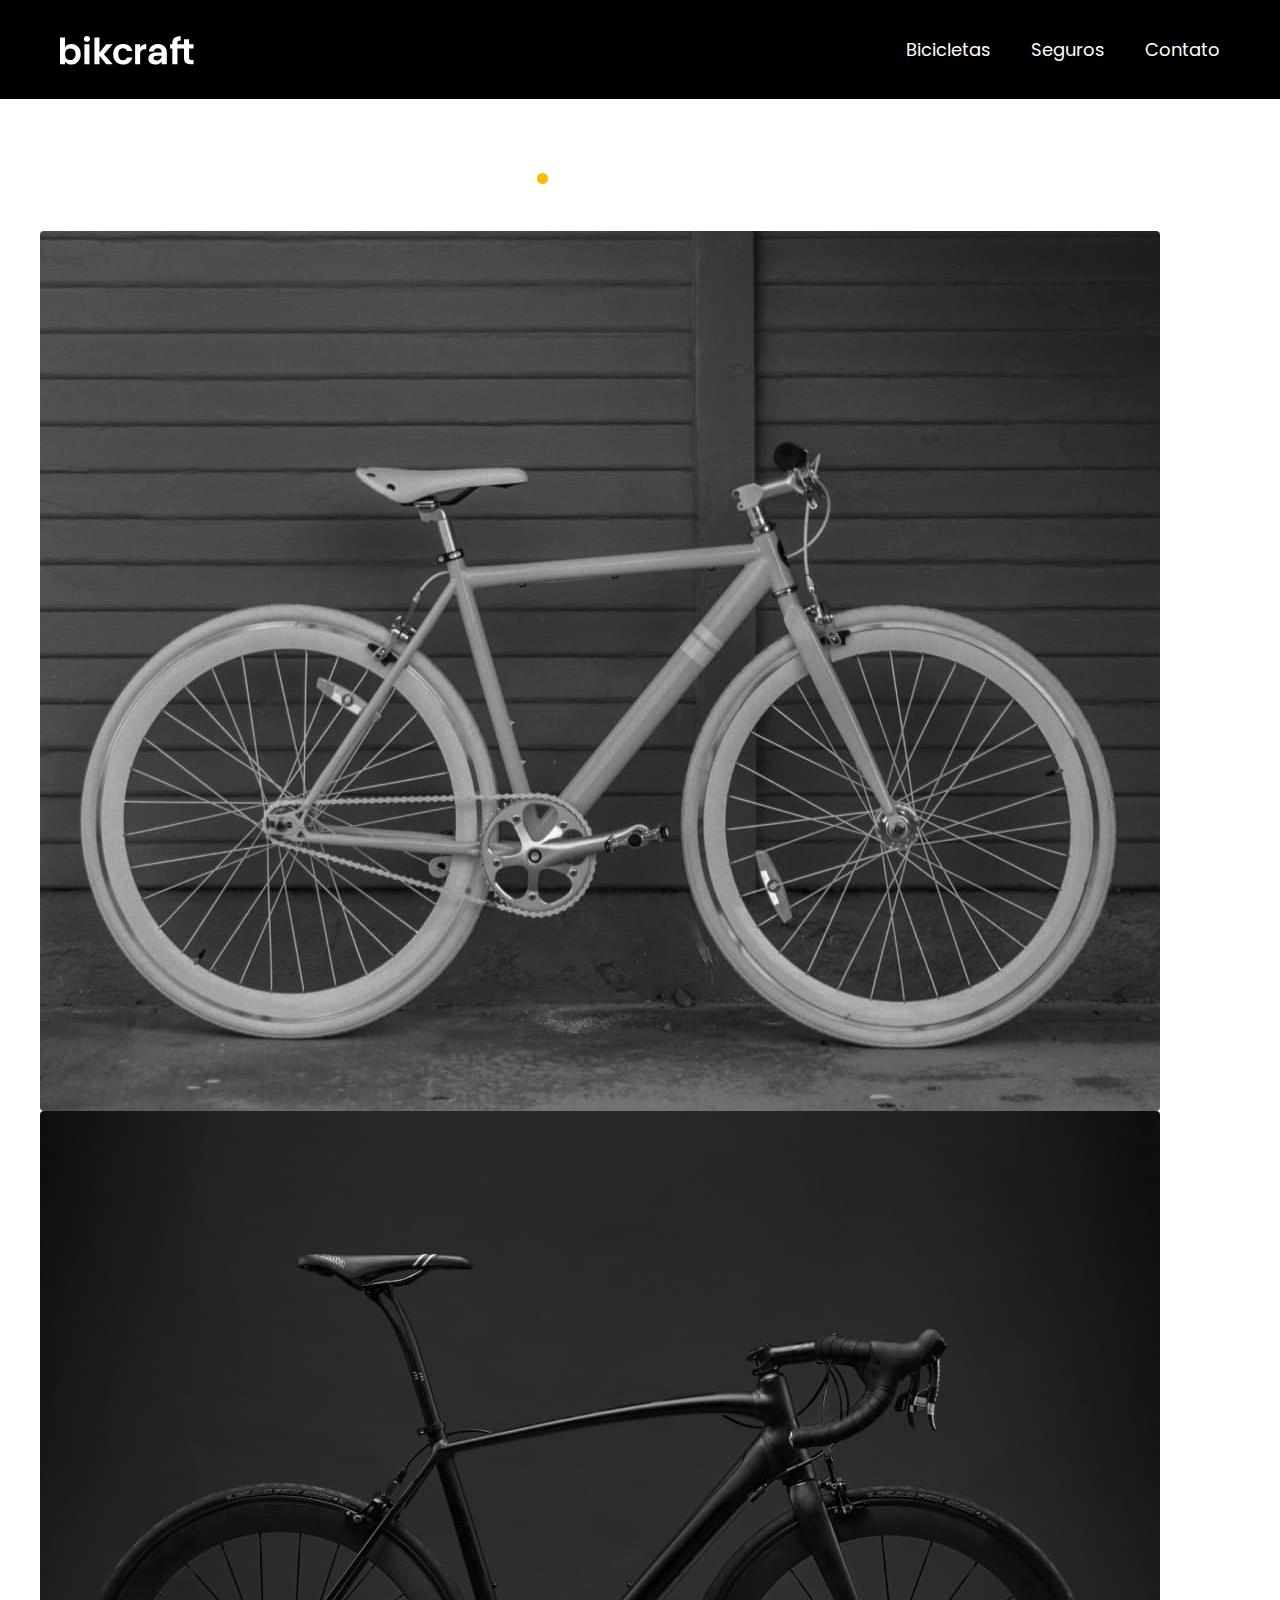
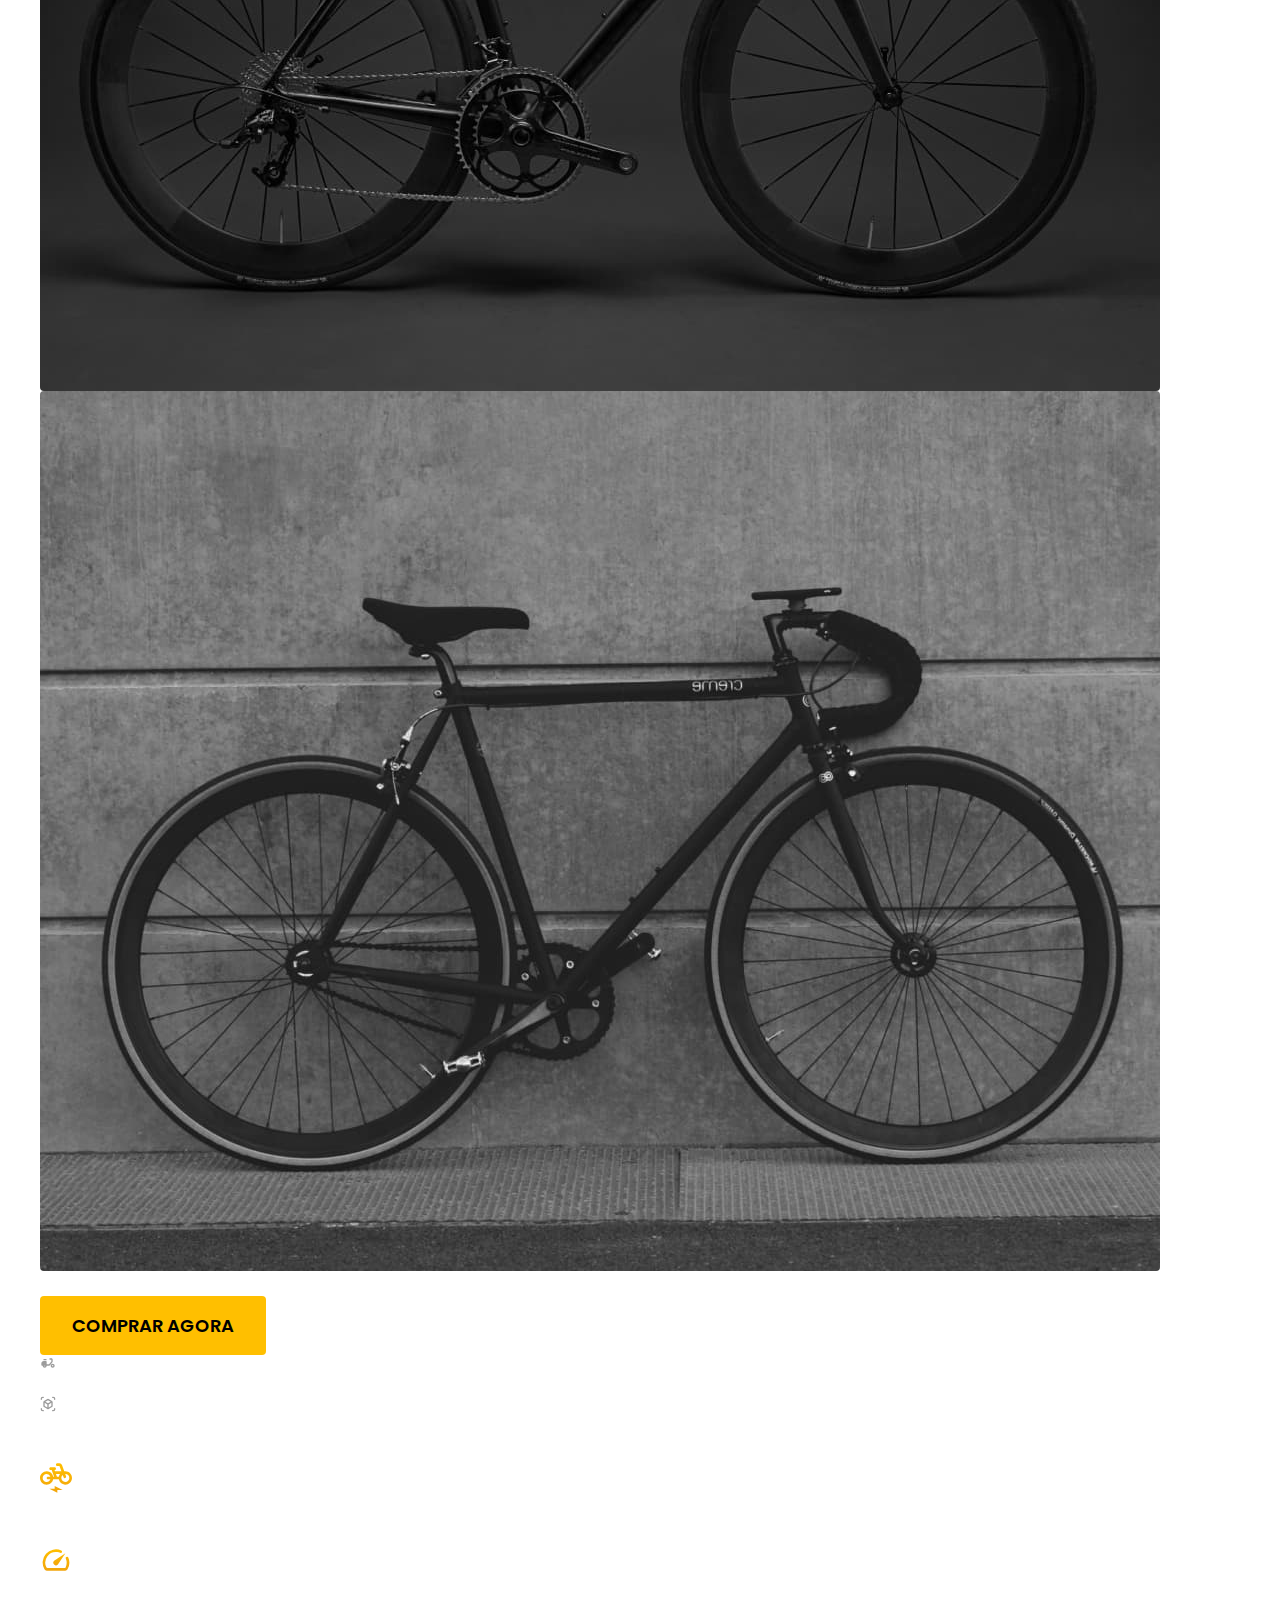
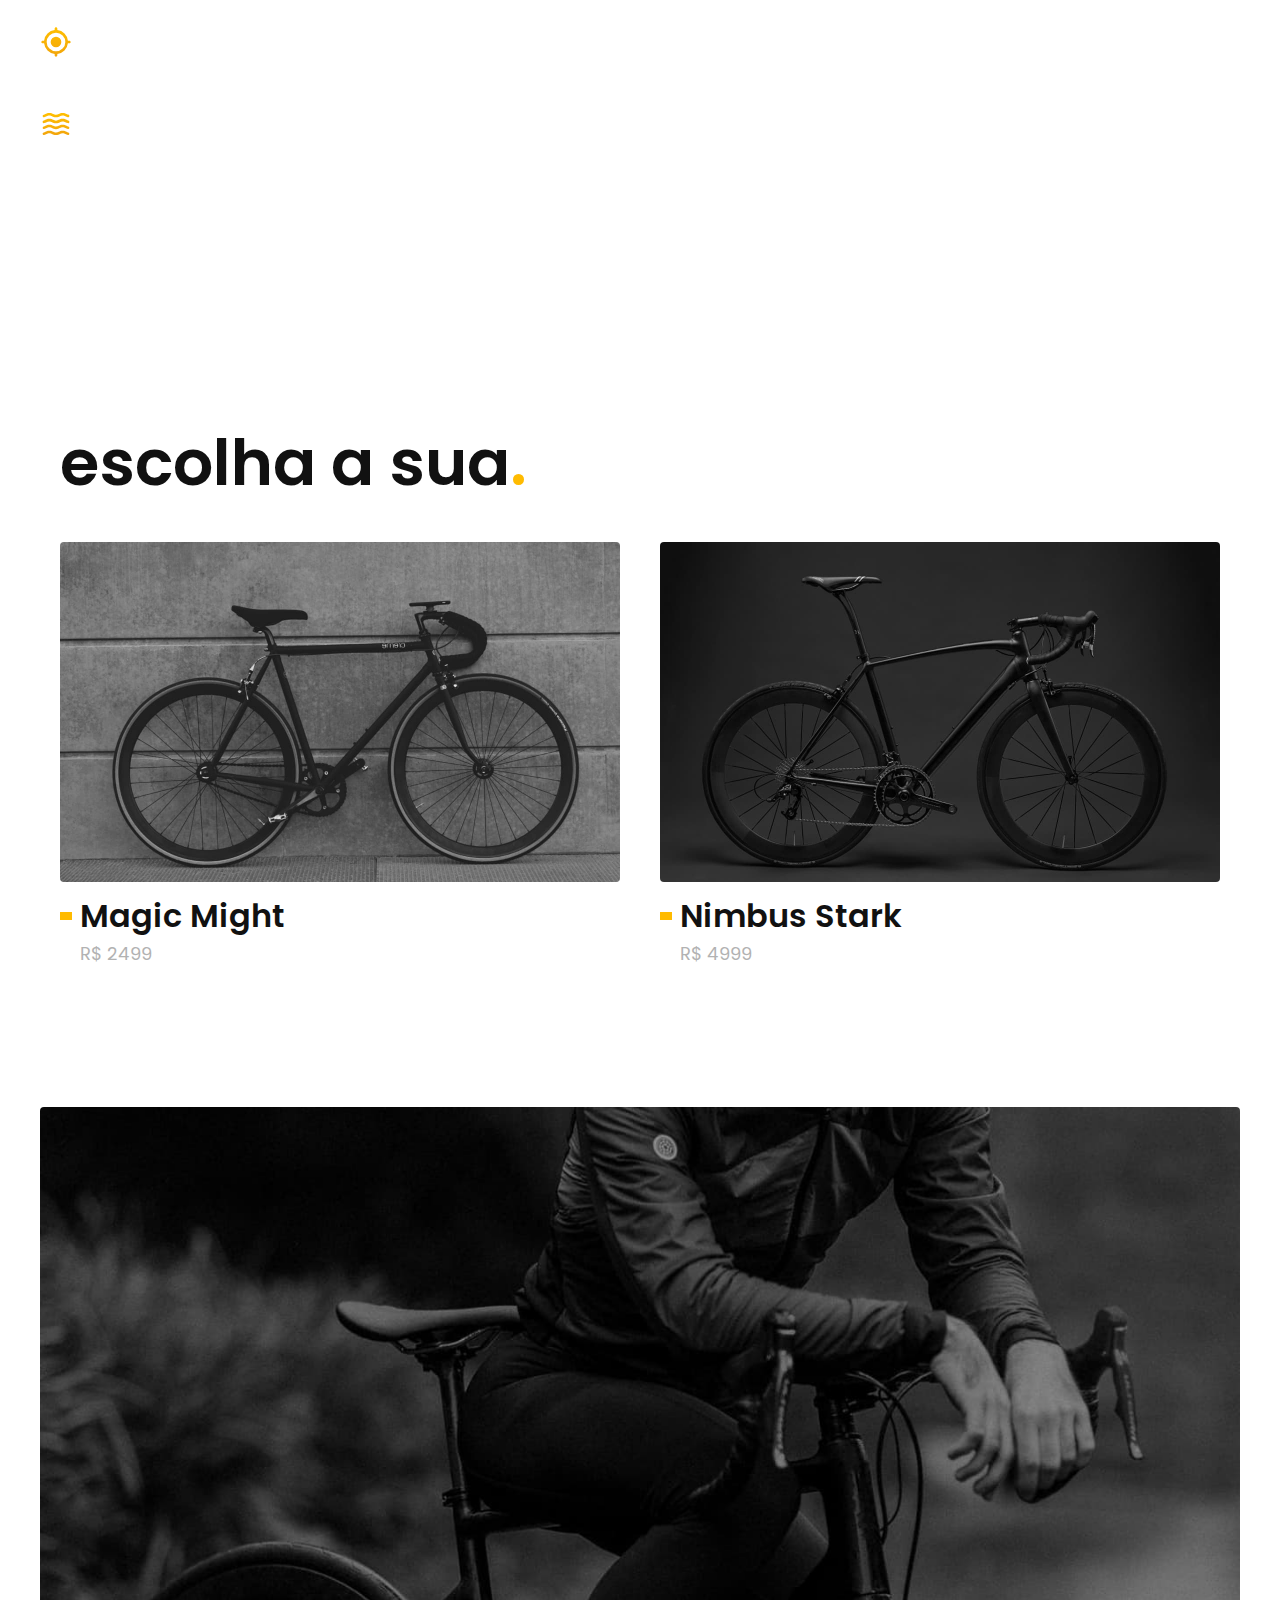
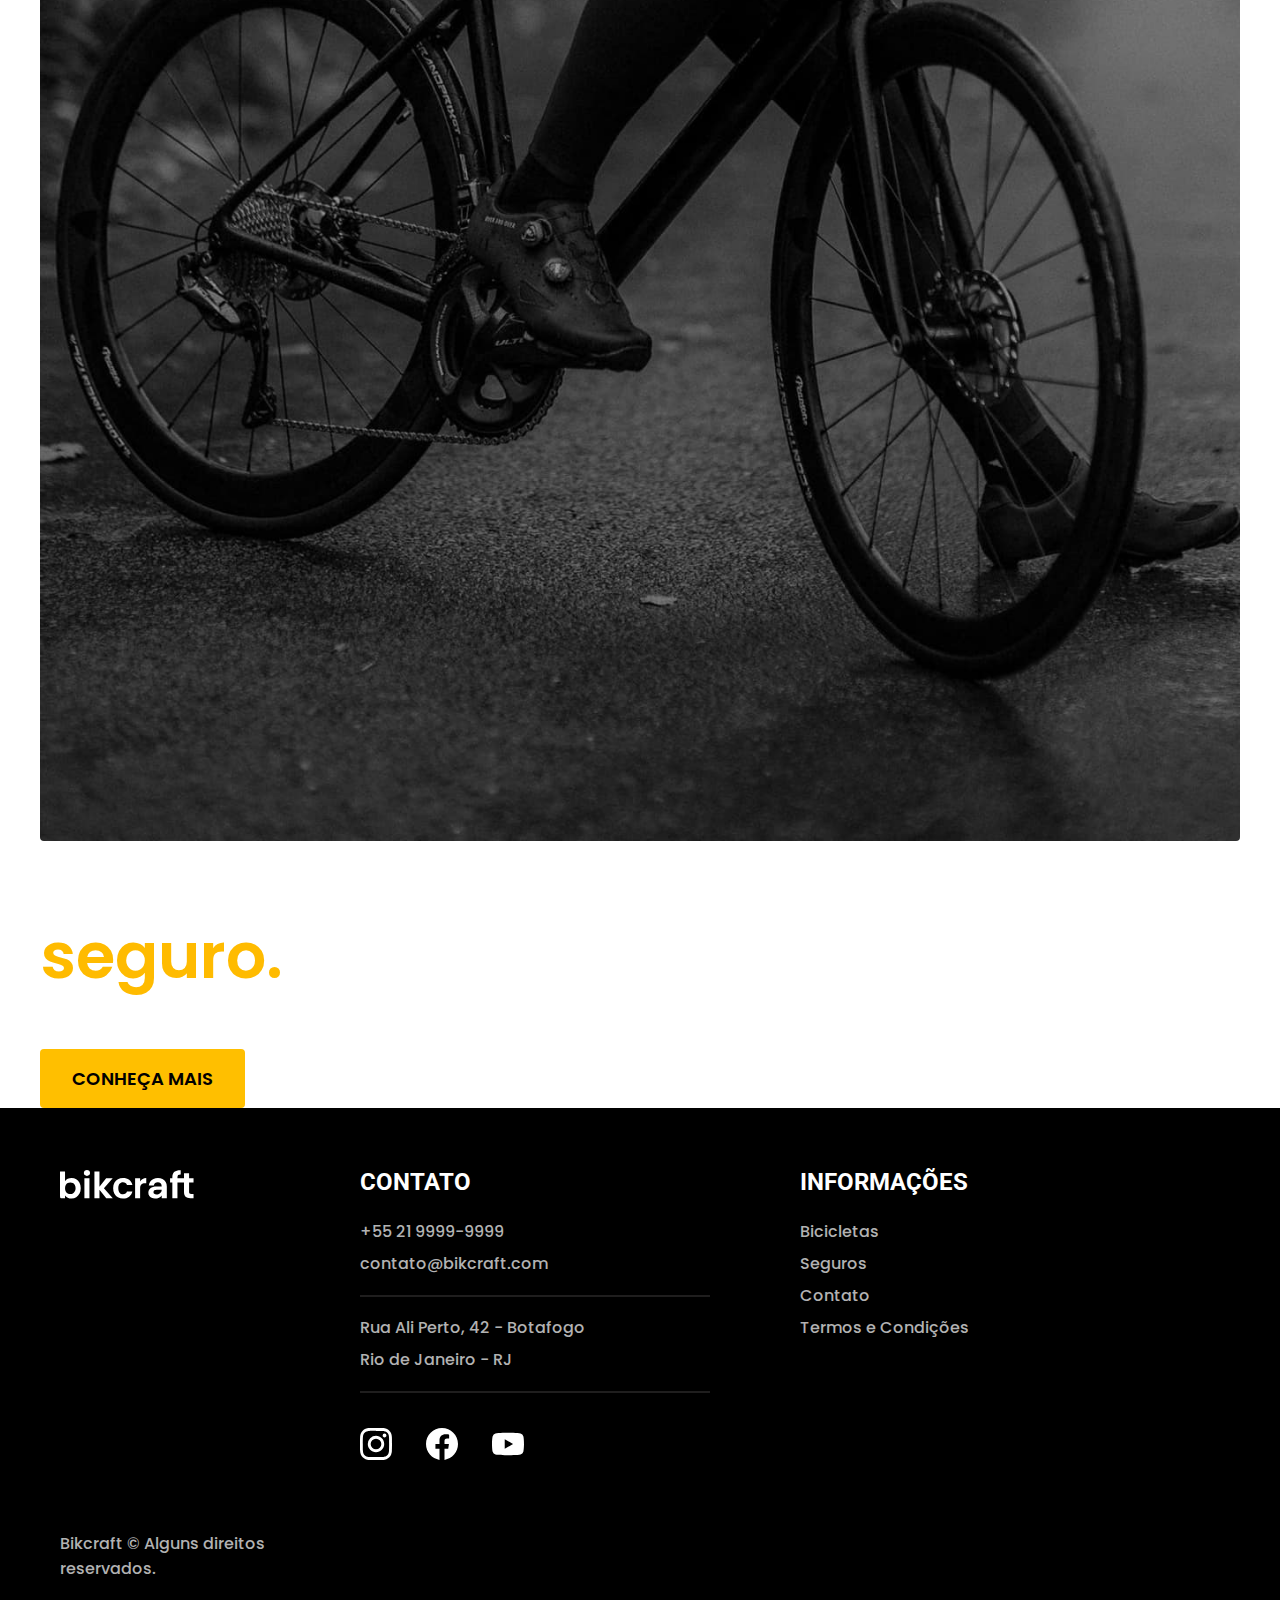
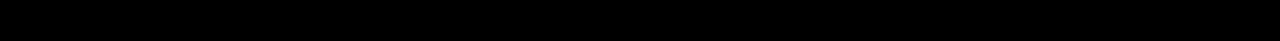
<file: bicicletas/nebula.html>
<!DOCTYPE html>
<html lang="pt-br">

<head>
    <meta charset="UTF-8">
    <meta name="viewport" content="width=device-width, initial-scale=1.0">
    <meta name="description" content="Conheça a bicicleta Nebula.">
    <title>Nebula | Bikcraft</title>
    <link rel="stylesheet" href="../css/style.css">
    <link rel="preconnect" href="https://fonts.googleapis.com">
    <link rel="preconnect" href="https://fonts.gstatic.com" crossorigin>
    <link href="https://fonts.googleapis.com/css2?family=Poppins:wght@300;400;500;600;700;800&family=Roboto:ital,wght@0,100;0,300;0,400;0,500;1,100;1,300;1,500;1,700&display=swap" rel="stylesheet">
</head>

<body>
    <header class="header-bg">
        <div class="header container">
            <a href="../">
                <img src="../img/bikcraft.svg" alt="Bikcraft">
            </a>
            <nav class="primaria" aria-label="primaria">
                <ul class="header-menu">
                    <li><a href="bicicletas.html">Bicicletas</a></li>
                    <li><a href="seguros.html">Seguros</a></li>
                    <li><a href="contato.html">Contato</a></li>
                </ul>
            </nav>
        </div>
    </header>

    <article class="bic-i">
        <div class="container">
            <div class="bic-i-titulo">
                <p>R$ 3999</p>
                <h1>Nebula Cosmic<span class="amarelo">.</span></h1>
            </div>
            <div class="bic-i-conteudo">
                <div class="bic-i-galeria">      
                    <img src="../img/bicicleta/nimbus3.jpg" alt="Bicicleta Nimbus">
                    <img src="../img/bicicleta/nimbus1.jpg" alt="Bicicleta Nimbus">
                    <img src="../img/bicicleta/nimbus2.jpg" alt="Bicicleta Nimbus">
                </div>
                <div class="bic-i-texto">
                    <p>A Nebula Cosmic é a melhor Bikcraft já criada pela nossa equipe. Ela vem equipada com os melhores acessórios, o que garante maior velocidade.</p>
                    <div class="bic-i-compra">
                        <a class="botao" href="../orcamento.html" >Comprar agora</a>
                        <span><img src="../img/icones/entrega.svg" alt=""> entrega em 5 dias</span>
                        <span><img src="../img/icones/estoque.svg" alt=""> 18 em estoque</span>
                    </div>
                    <div class="bic-i-tit-quadro">Informações</div>
                    <div class="quadro quadro-1">
                        <div>
                            <img src="../img/icones/eletrica.svg" alt="">
                            <h4>Motor Elétrico</h4>
                            <p>Permite você viajar distâncias inimaginaveis com a sua bike.</p>
                        </div>
                        <div>
                            <img src="../img/icones/velocidade.svg" alt="">
                            <h4>40 km/h</h4>
                            <p>A mais rápida bicicleta elétrica disponível hoje no mercado.</p>
                        </div>
                        <div>
                            <img src="../img/icones/rastreador.svg" alt="">
                            <h4>Rastreador</h4>
                            <p>Rastreador e sistema anti-furto para garantir o seu sossego.</p>
                        </div>
                        <div>
                            <img src="../img/icones/carbono.svg" alt="">
                            <h4>Fibra de Carbono</h4>
                            <p>Maior proteção possível para a sua Bikcraft com fibra de carbono.</p>
                        </div>
                    </div>
                    <div class="bic-i-tit-quadro">Ficha Técnica</div>
                        <ul class="quadro quadro-2">
                            <li>Peso<span>9 kg</li>
                            <li>Altura<span>60 cm</li>
                            <li>Largura<span>120 cm</li>
                            <li>Profundidade<span>10 cm</li>
                            <li>Marchas<span>16</li>                           
                            <li>Roda<span>29</li>                           
                        </ul>
                </div>
                
            </div>
        </div>
    </article>
    <section class="bicicletas-lista container">
        <h1>escolha a sua<span class="amarelo">.</span></h1>
        <ul class="bicicletas-lista-itens">
            <li class="escolha">
                <a href="./magic.html">
                    <img src="../img/bicicletas/magic.jpg" alt="Bicicleta Magic">
                    <h3>Magic Might</h3>
                    <span>R$ 2499</span>
                </a>
            </li>
            <li class="escolha">
                <a href="./nimbus.html">
                    <img src="../img/bicicletas/nimbus.jpg" alt="Bicicleta Nimbus">
                    <h3>Nimbus Stark</h3>
                    <span>R$ 4999</span>
                </a>
            </li>
        </ul>
    </section>
    <article class="bic-i-seguro">
        <div class="bic-seguro container">
            <div>
                <img src="../img/fotos/seguros.jpg" alt="homem pedalando">
            </div>
            <div class="bic-i-seg-texto">
                <h1>Pedale mais tranquilo com o nosso <span class="amarelo">seguro.</span></h1>
                <p>Inscreva-se em um dos planos do nosso seguro Bikcraft e aproveite diversos benefícios.</p>
                <a href="../seguros.html" class="botao">Conheça mais</a>
            </div>
        </div>
    </article>




    <footer class="footer">
        <div class="wrapper-contato container">
            <img src="../img/bikcraft.svg" alt="Logotipo Bikcraft">
            <div class="contato">
                <h4>Contato</h4>
                <ul class="lista lista-contato">
                    <li><a href="tel:+552199999999">+55 21 9999-9999</a></li>
                    <li><a href="mailto:contato@bikcraft.com">contato@bikcraft.com</a></li>
                    <li>Rua Ali Perto, 42 - Botafogo</li>
                    <li>Rio de Janeiro - RJ</li>
                    <li><a href=""><img src="../img/redes/instagram.svg" alt="Instagram"></a>
                        <a href=""><img src="../img/redes/facebook.svg" alt="Facebook"></a>
                        <a href=""><img src="../img/redes/youtube.svg" alt="Youtube"></a>
                    </li>
                </ul>
            </div>
            <div class="informacoes">
                <h4>Informações</h4>
                <nav>
                    <ul class="lista lista-informacoes">
                        <li><a href="bicicletas.html">Bicicletas</a></li>
                        <li><a href="seguros.html">Seguros</a></li>
                        <li><a href="contato.html">Contato</a></li>
                        <li><a href="termos.html">Termos e Condições</a></li>
                    </ul>
                </nav>
            </div>
            <p>Bikcraft © Alguns direitos reservados.</p>
        </div>
    </footer>

</body>
</html>
</file>
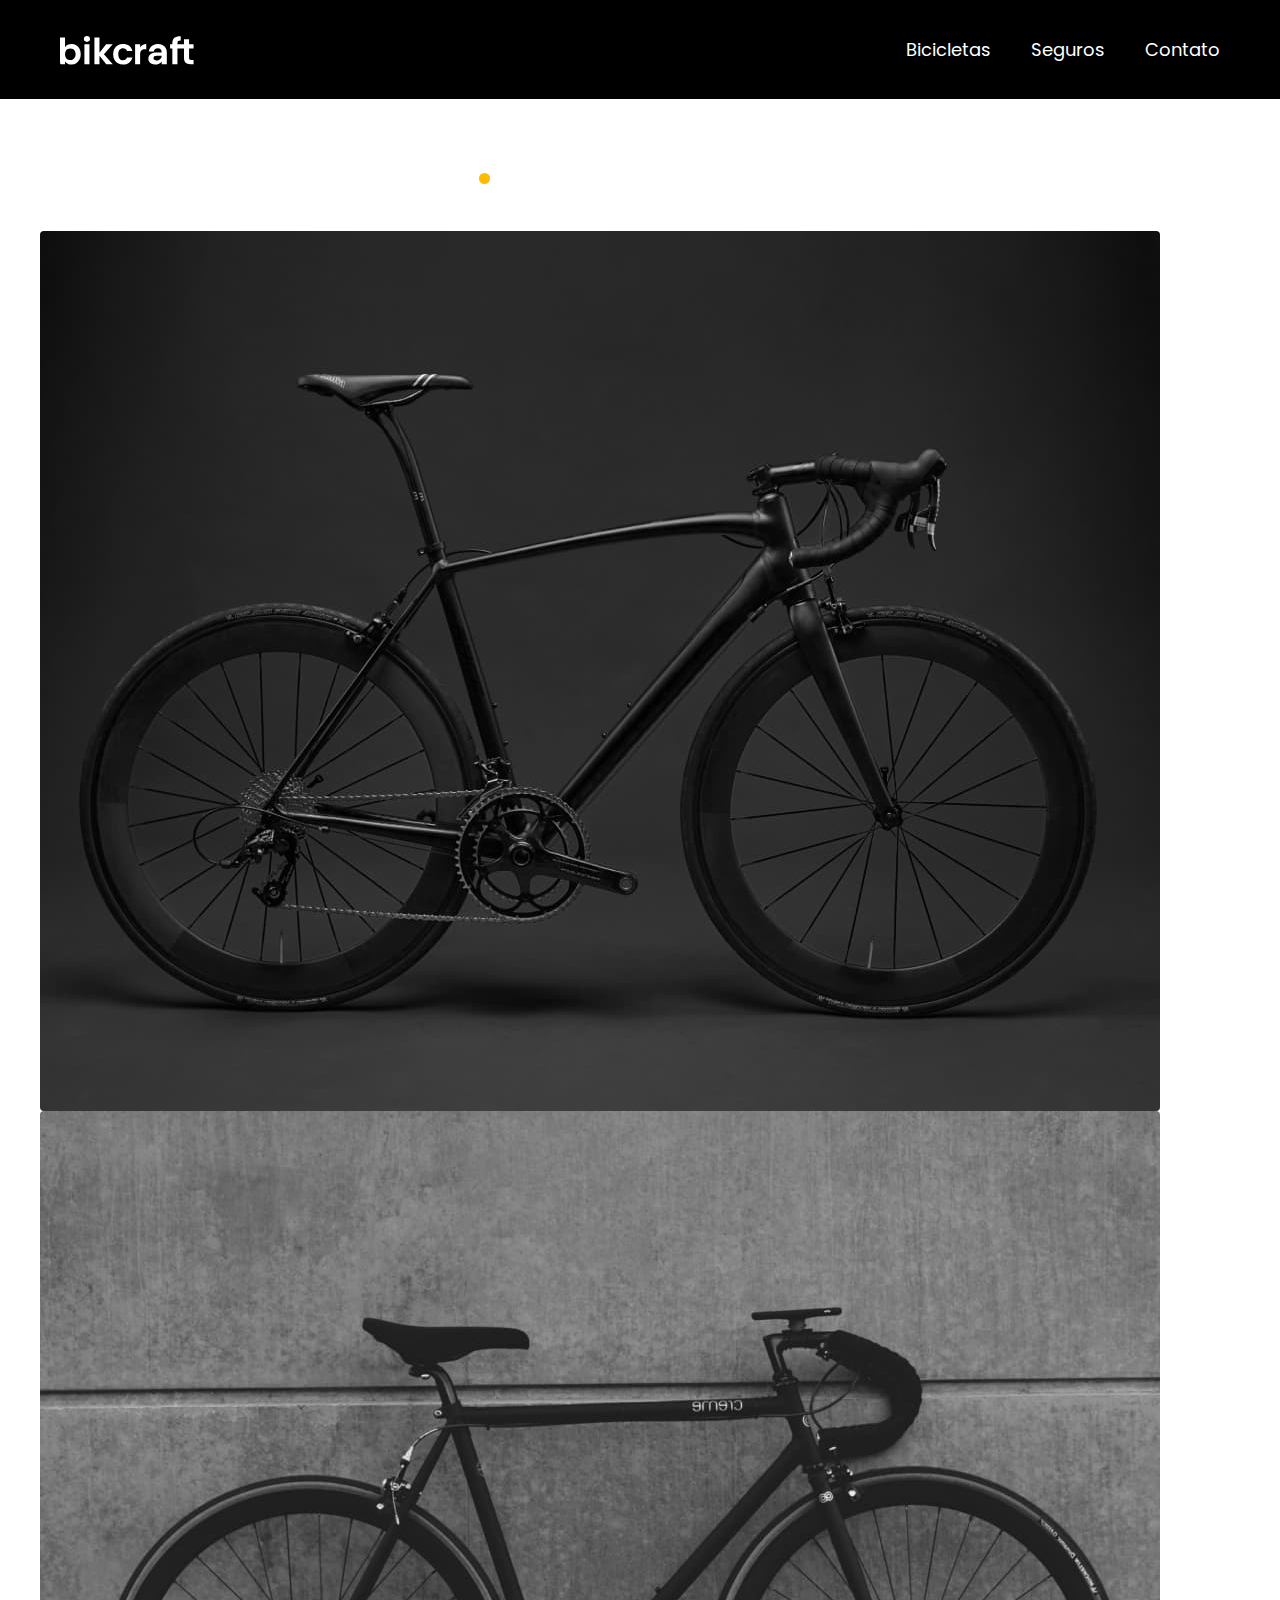
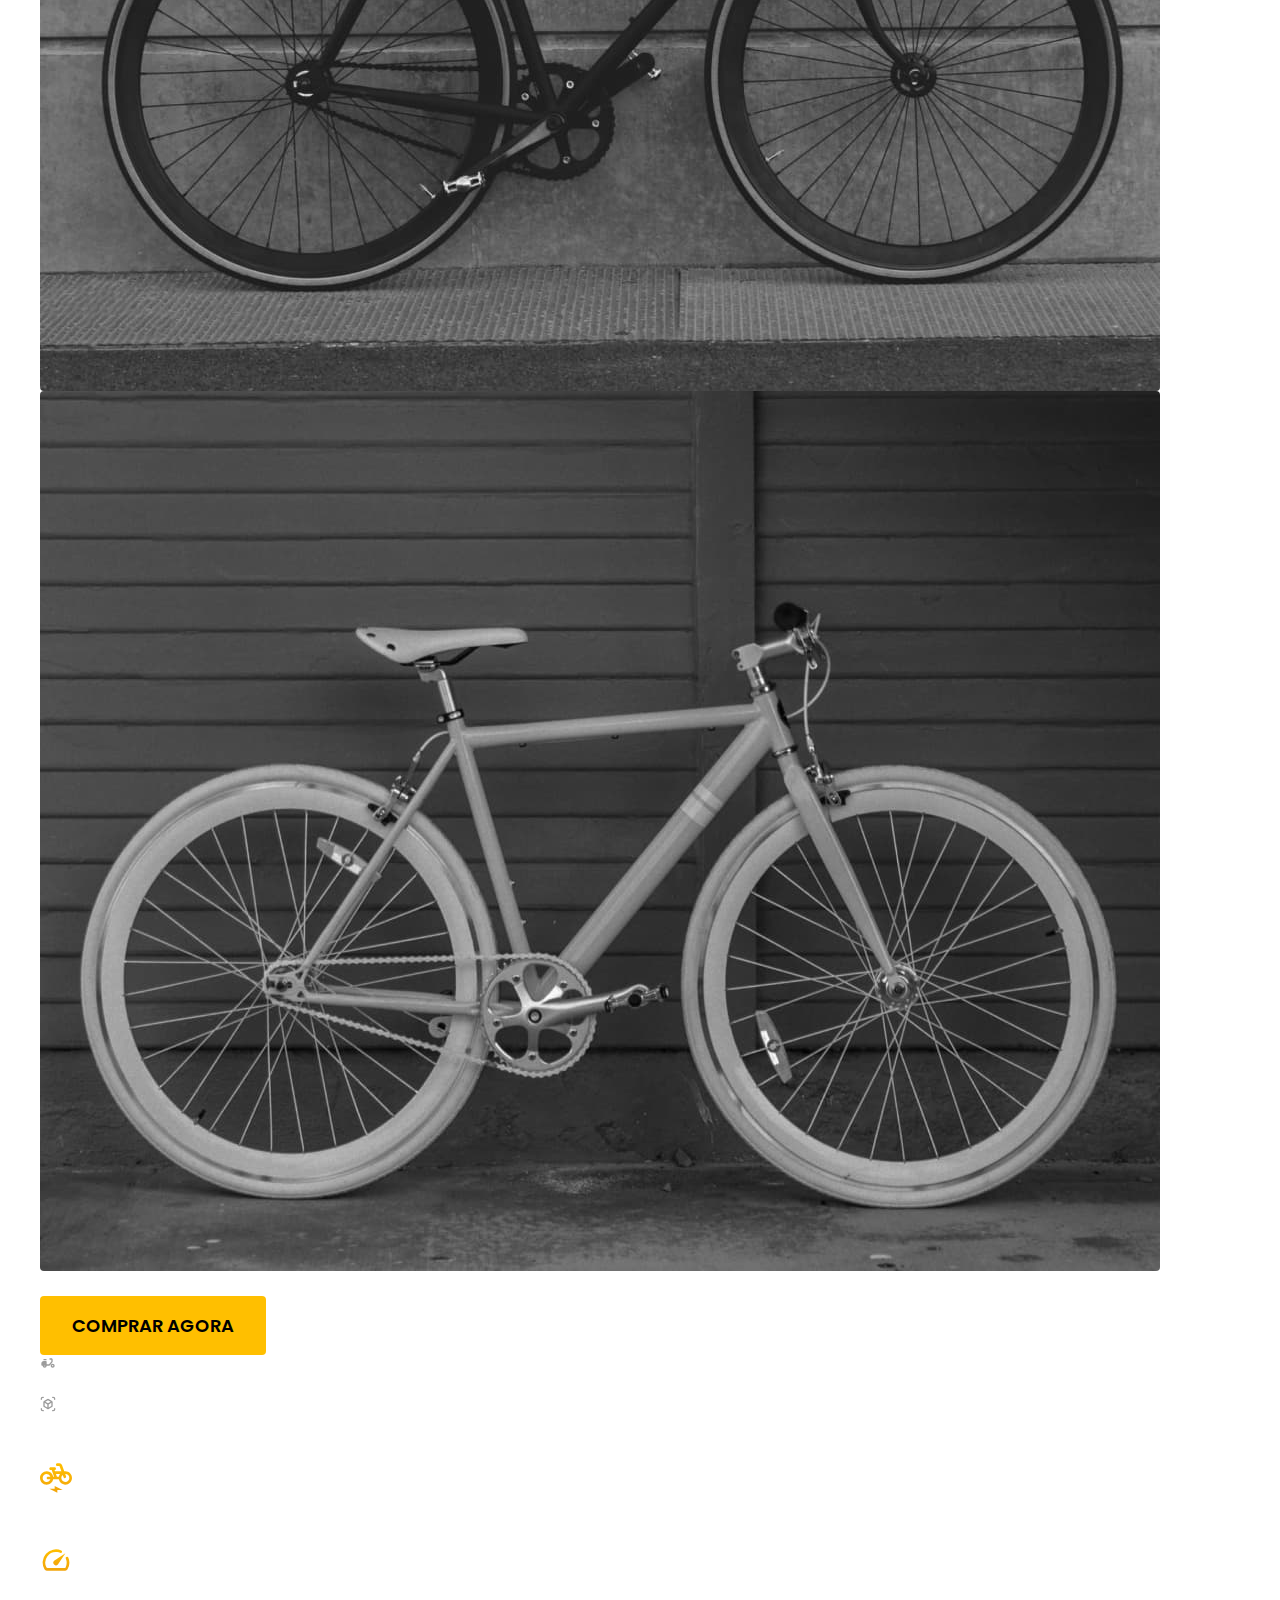
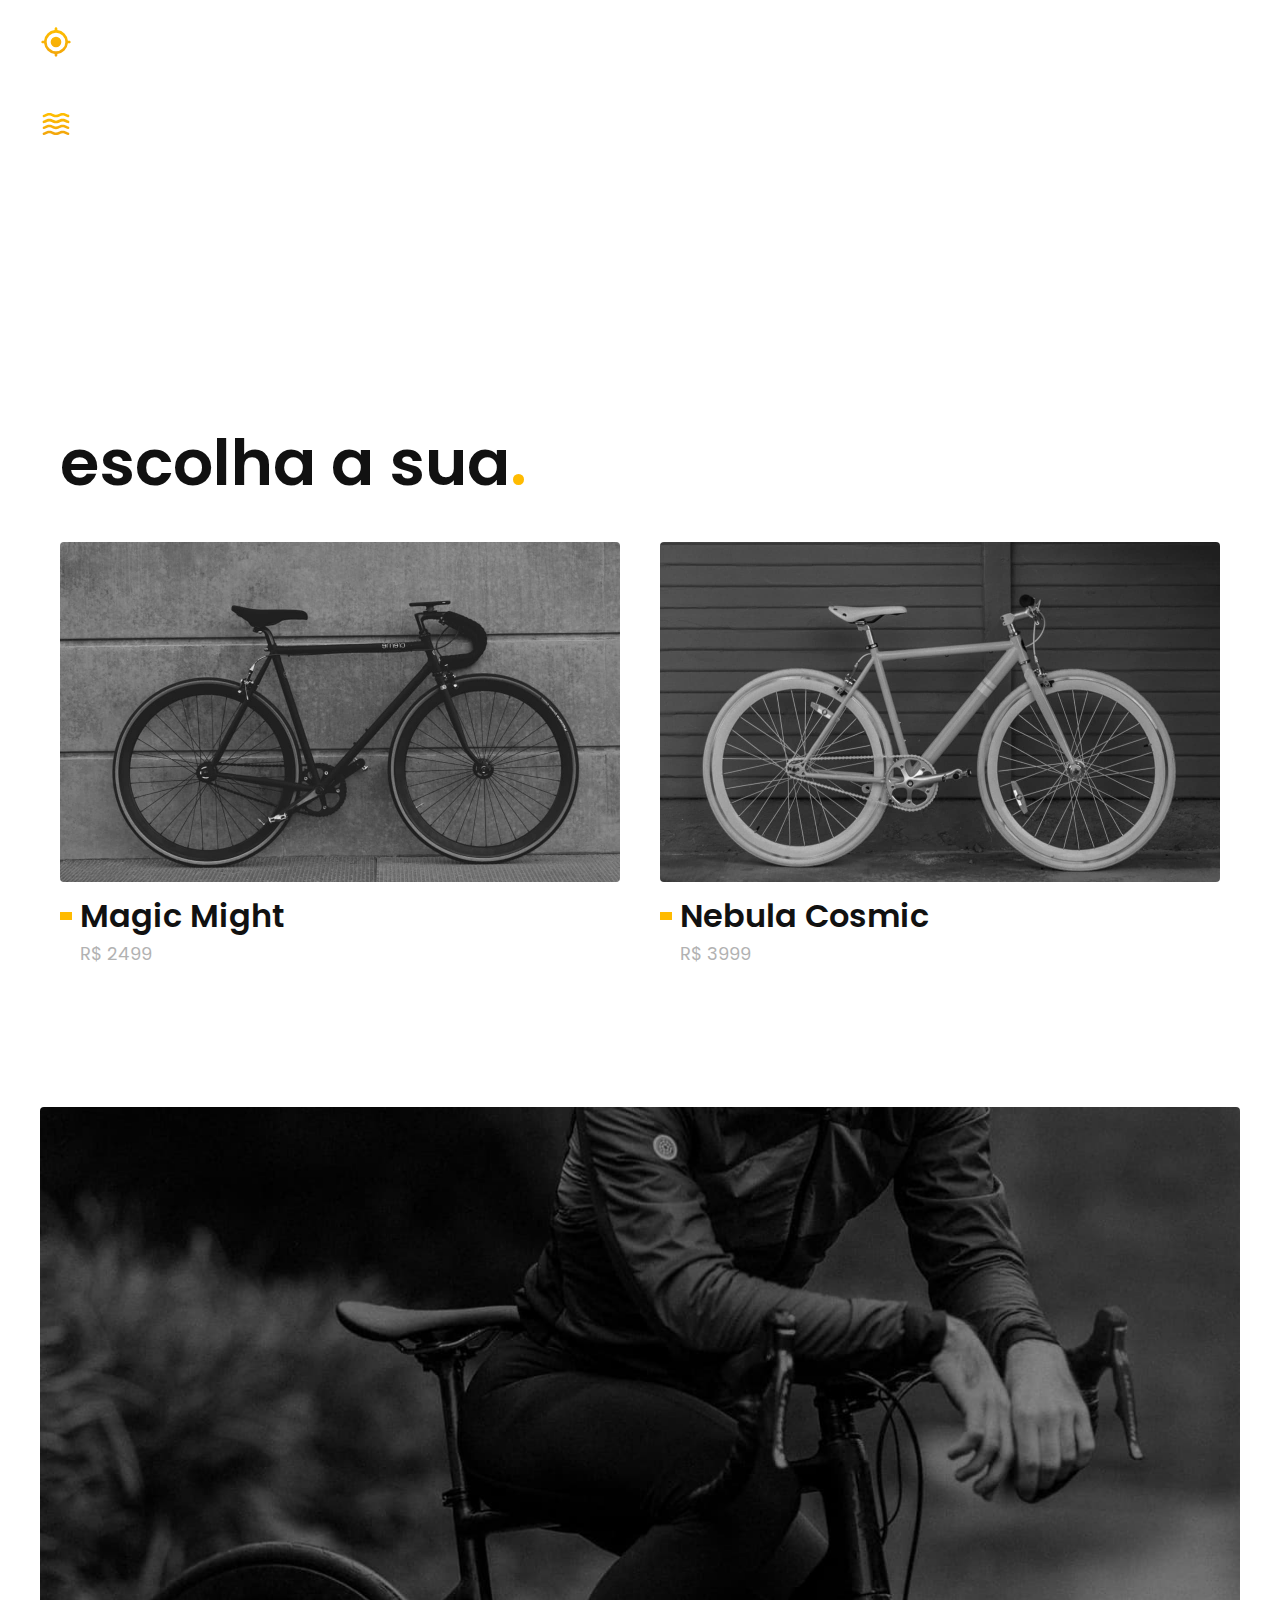
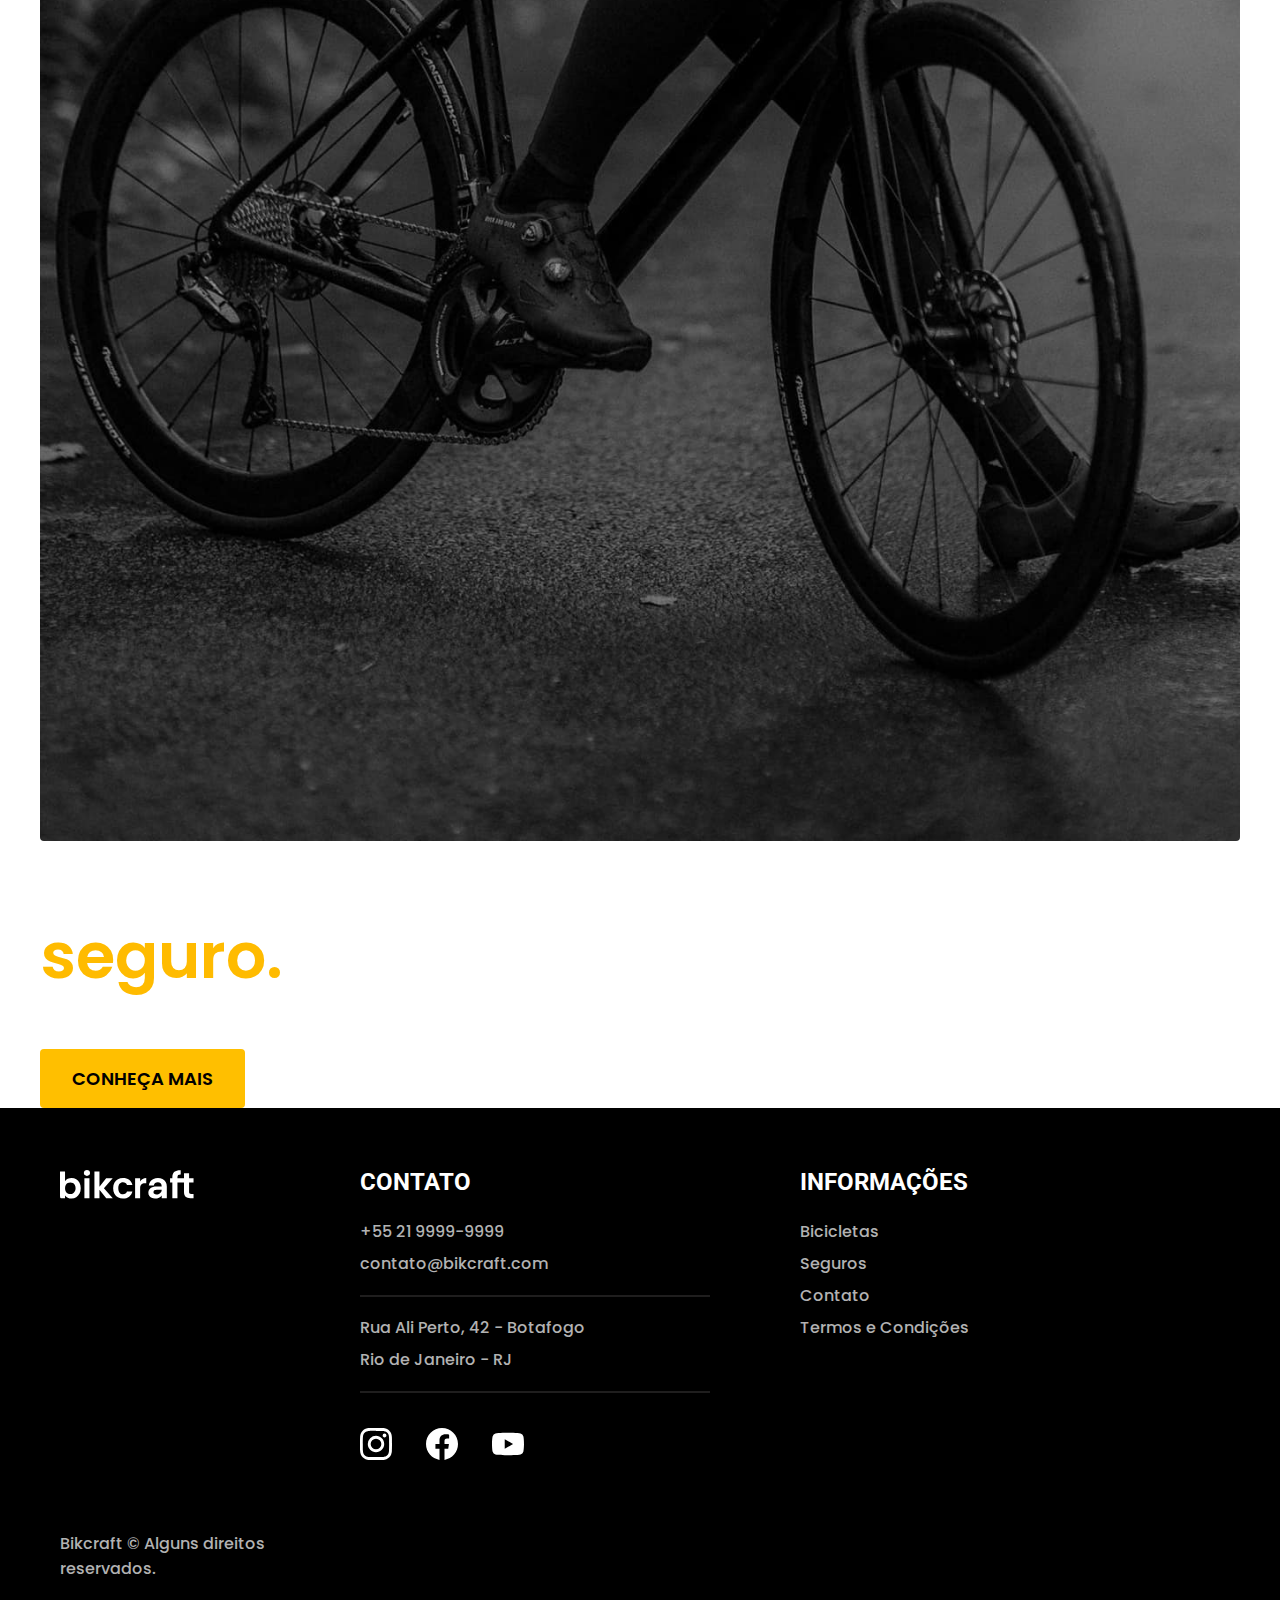
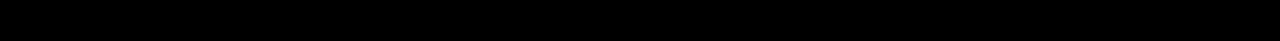
<file: bicicletas/nimbus.html>
<!DOCTYPE html>
<html lang="pt-br">

<head>
    <meta charset="UTF-8">
    <meta name="viewport" content="width=device-width, initial-scale=1.0">
    <meta name="description" content="Conheça a bicicleta Nimbus.">
    <title>Nimbus | Bikcraft</title>
    <link rel="stylesheet" href="../css/style.css">
    <link rel="preconnect" href="https://fonts.googleapis.com">
    <link rel="preconnect" href="https://fonts.gstatic.com" crossorigin>
    <link href="https://fonts.googleapis.com/css2?family=Poppins:wght@300;400;500;600;700;800&family=Roboto:ital,wght@0,100;0,300;0,400;0,500;1,100;1,300;1,500;1,700&display=swap" rel="stylesheet">
</head>

<body>
    <header class="header-bg">
        <div class="header container">
            <a href="../">
                <img src="../img/bikcraft.svg" alt="Bikcraft">
            </a>
            <nav class="primaria" aria-label="primaria">
                <ul class="header-menu">
                    <li><a href="bicicletas.html">Bicicletas</a></li>
                    <li><a href="seguros.html">Seguros</a></li>
                    <li><a href="contato.html">Contato</a></li>
                </ul>
            </nav>
        </div>
    </header>

    <article class="bic-i">
        <div class="container">
            <div class="bic-i-titulo">
                <p>R$ 4999</p>
                <h1>Nimbus Stark<span class="amarelo">.</span></h1>
            </div>
            <div class="bic-i-conteudo">
                <div class="bic-i-galeria">      
                    <img src="../img/bicicleta/nimbus1.jpg" alt="Bicicleta Nimbus">
                    <img src="../img/bicicleta/nimbus2.jpg" alt="Bicicleta Nimbus">
                    <img src="../img/bicicleta/nimbus3.jpg" alt="Bicicleta Nimbus">
                </div>
                <div class="bic-i-texto">
                    <p>A Nimbus Stark é a melhor Bikcraft já criada pela nossa equipe. Ela vem equipada com os melhores acessórios, o que garante maior velocidade.</p>
                    <div class="bic-i-compra">
                        <a class="botao" href="../orcamento.html" >Comprar agora</a>
                        <span><img src="../img/icones/entrega.svg" alt=""> entrega em 5 dias</span>
                        <span><img src="../img/icones/estoque.svg" alt=""> 18 em estoque</span>
                    </div>
                    <div class="bic-i-tit-quadro">Informações</div>
                    <div class="quadro quadro-1">
                        <div>
                            <img src="../img/icones/eletrica.svg" alt="">
                            <h4>Motor Elétrico</h4>
                            <p>Permite você viajar distâncias inimaginaveis com a sua bike.</p>
                        </div>
                        <div>
                            <img src="../img/icones/velocidade.svg" alt="">
                            <h4>50 km/h</h4>
                            <p>A mais rápida bicicleta elétrica disponível hoje no mercado.</p>
                        </div>
                        <div>
                            <img src="../img/icones/rastreador.svg" alt="">
                            <h4>Rastreador</h4>
                            <p>Rastreador e sistema anti-furto para garantir o seu sossego.</p>
                        </div>
                        <div>
                            <img src="../img/icones/carbono.svg" alt="">
                            <h4>Fibra de Carbono</h4>
                            <p>Maior proteção possível para a sua Bikcraft com fibra de carbono.</p>
                        </div>
                    </div>
                    <div class="bic-i-tit-quadro">Ficha Técnica</div>
                        <ul class="quadro quadro-2">
                            <li>Peso<span>9 kg</li>
                            <li>Altura<span>60 cm</li>
                            <li>Largura<span>120 cm</li>
                            <li>Profundidade<span>10 cm</li>
                            <li>Marchas<span>16</li>                           
                            <li>Roda<span>29</li>                           
                        </ul>
                </div>
                
            </div>
        </div>
    </article>
    <section class="bicicletas-lista container">
        <h1>escolha a sua<span class="amarelo">.</span></h1>
        <ul class="bicicletas-lista-itens">
            <li class="escolha">
                <a href="./magic.html">
                    <img src="../img/bicicletas/magic.jpg" alt="Bicicleta Magic">
                    <h3>Magic Might</h3>
                    <span>R$ 2499</span>
                </a>
            </li>
            <li class="escolha">
                <a href="./nebula.html">
                    <img src="../img/bicicletas/nebula.jpg" alt="Bicicleta Nebula">
                    <h3>Nebula Cosmic</h3>
                    <span>R$ 3999</span>
                </a>
            </li>
        </ul>
    </section>
    <article class="bic-i-seguro">
        <div class="bic-seguro container">
            <div>
                <img src="../img/fotos/seguros.jpg" alt="homem pedalando">
            </div>
            <div class="bic-i-seg-texto">
                <h1>Pedale mais tranquilo com o nosso <span class="amarelo">seguro.</span></h1>
                <p>Inscreva-se em um dos planos do nosso seguro Bikcraft e aproveite diversos benefícios.</p>
                <a href="../seguros.html" class="botao">Conheça mais</a>
            </div>
        </div>
    </article>




    <footer class="footer">
        <div class="wrapper-contato container">
            <img src="../img/bikcraft.svg" alt="Logotipo Bikcraft">
            <div class="contato">
                <h4>Contato</h4>
                <ul class="lista lista-contato">
                    <li><a href="tel:+552199999999">+55 21 9999-9999</a></li>
                    <li><a href="mailto:contato@bikcraft.com">contato@bikcraft.com</a></li>
                    <li>Rua Ali Perto, 42 - Botafogo</li>
                    <li>Rio de Janeiro - RJ</li>
                    <li><a href=""><img src="../img/redes/instagram.svg" alt="Instagram"></a>
                        <a href=""><img src="../img/redes/facebook.svg" alt="Facebook"></a>
                        <a href=""><img src="../img/redes/youtube.svg" alt="Youtube"></a>
                    </li>
                </ul>
            </div>
            <div class="informacoes">
                <h4>Informações</h4>
                <nav>
                    <ul class="lista lista-informacoes">
                        <li><a href="bicicletas.html">Bicicletas</a></li>
                        <li><a href="seguros.html">Seguros</a></li>
                        <li><a href="contato.html">Contato</a></li>
                        <li><a href="termos.html">Termos e Condições</a></li>
                    </ul>
                </nav>
            </div>
            <p>Bikcraft © Alguns direitos reservados.</p>
        </div>
    </footer>

</body>
</html>
</file>
<file: css/style.css>
@import "reset.css";
@import "global.css";
@import "home.css";
@import "termos.css";
@import "bicicletas.css";
@import "seguros.css";

/* HEADER */

.header-bg {
  background-color: #000;
}

.header {
  display: flex;
  justify-content: space-between;
  align-items: center;
  padding: 20px;
  flex-wrap: wrap;
  gap: 20px;
}

.header-menu {
  display: flex;
  gap: 40px;
  position: relative;
  flex-wrap: wrap;
}

.header-menu a {
  font-size: 1.125rem;
  padding: 16px 0;
  position: relative;
}

.header-menu a::after {
  content:'';
  display: block;
  background-color: #fff;
  height: 2px;
  width: 0px;
  margin-top: 3px;
  position: absolute;
}

.header-menu a:hover::after {
  transition: 0.3s;
  width: 100%;
}


/* FOOTER - CONTATO */

.footer {
  background-color: #000;
}

.wrapper-contato {
  display: grid;
  grid-template-columns: 300px 1fr 1fr;
  padding-top: 60px;
  padding-left: 20px;
}

.wrapper-contato h4 {
  text-transform: uppercase;
  font-size: 1.5rem;
  font-family: 'roboto';
  margin-bottom: 20px;
}

.wrapper-contato .lista {
  color: var(--texto-cinza);
  font-weight: 500;
  line-height: 2;
}

.lista img {
  display: inline;
  margin: 20px 30px 0 0;
}

.lista-contato li:nth-child(even)::after {
  content: '';
  display: block;
  max-width: 350px;
  height: 2px;
  background-color: #cdc8c826;
  margin: 15px 0;
}

.lista a:hover {
  color: #fff;
}

.footer p {
  padding: 60px 0;
  color: var(--texto-cinza);
  font-weight: 500;
}


/* MEDIA */
@media (max-width: 1000px) {
  .introducao-conteudo h1, 
  .bicicletas-lista h2,
  .grid-principal h2 {
    font-size: 3rem;
  }
  .introducao-conteudo p,
  .texto-medio {
    font-size: 1.1rem;
  }

  .bicicletas-lista-itens {
    gap: 20px;
  }

  .escolha h3 {
    font-size: 1.5rem;
  }
}


@media (max-width: 800px) {

  .header a {
    margin: 0 auto;
  }
  
  .header-menu a {
    background-color: #2E2E2E;
    padding: 8px 14px;
    font-size: 1rem;
  }

  .header-menu a:after {
    display: none;
  }

  .introducao-bg {
    box-shadow: inset 0 -60px #fff;
  }

  .grid-principal {
    grid-template-columns: 1fr;
  }

  .introducao-conteudo {
    padding-bottom: 0px;
    padding-top: 20px;
  }
  
  .introducao-conteudo h1 {
    font-size: 2.5rem;
  }

  .introducao-conteudo p {
    font-size: 1rem;
  }
  .introducao-img img {
    height: 300px;
    width: 100%;
  }  

  .bicicletas-lista {
    margin-bottom: 0px;
  }

  .tecnologia {
    box-shadow: initial;
  }

  .grid-principal-col1 {
    padding: 60px 0;
  }

  .grid-principal-col2 {
    display: none;
  }

  .home-parceiros {
    margin: 60px 0;
  }

  .grid-parceiros {
    grid-template-columns: 1fr 1fr;
  }

  .grid-parceiros .borda-superior,
  .grid-parceiros .borda-inferior {
    border-right: none;
  }

  .borda-superior:nth-child(odd),
  .borda-inferior:nth-child(odd) {
    border-right: 1px solid gray;
  }

  .borda-inferior {
    border-bottom: 1px solid #cdc8c8cd;
  }

  .borda-inferior:last-child,
  .borda-inferior:nth-last-child(2) {
    border-bottom: none;
  }

  .home-depoimento {
    grid-template-columns: 1fr;
    gap: 20px;
  }

  .home-depoimento img {
    max-height: 300px;
  }

  .home-depoimento p,
  .depoimento-nome {
    padding-top: 10px;
    padding-left: 20px;
  }

  .seguros-planos {
    grid-template-columns: 1fr;
  }

  .wrapper-contato {
    grid-template-columns: 1fr;
    text-align: center;
  }
  .wrapper-contato > img {
    display: none;
  }
  .wrapper-contato h4 {
    margin-top: 20px;
  }
  .lista-contato li:nth-child(even)::after {
    margin: 15px auto;
  }
}

@media (max-width: 600px) {
  .primaria {
    margin: 0 auto;
    padding-top: 16px;
  }

  .detalhes {
    flex-direction: column;
  }

}

@media (max-width: 520px) {

  .introducao-conteudo h1 {
    font-size: 1.5rem;
  }

  .introducao-conteudo a {
    padding: 5px 10px;
    font-size: 1rem;
  }
}
</file>
